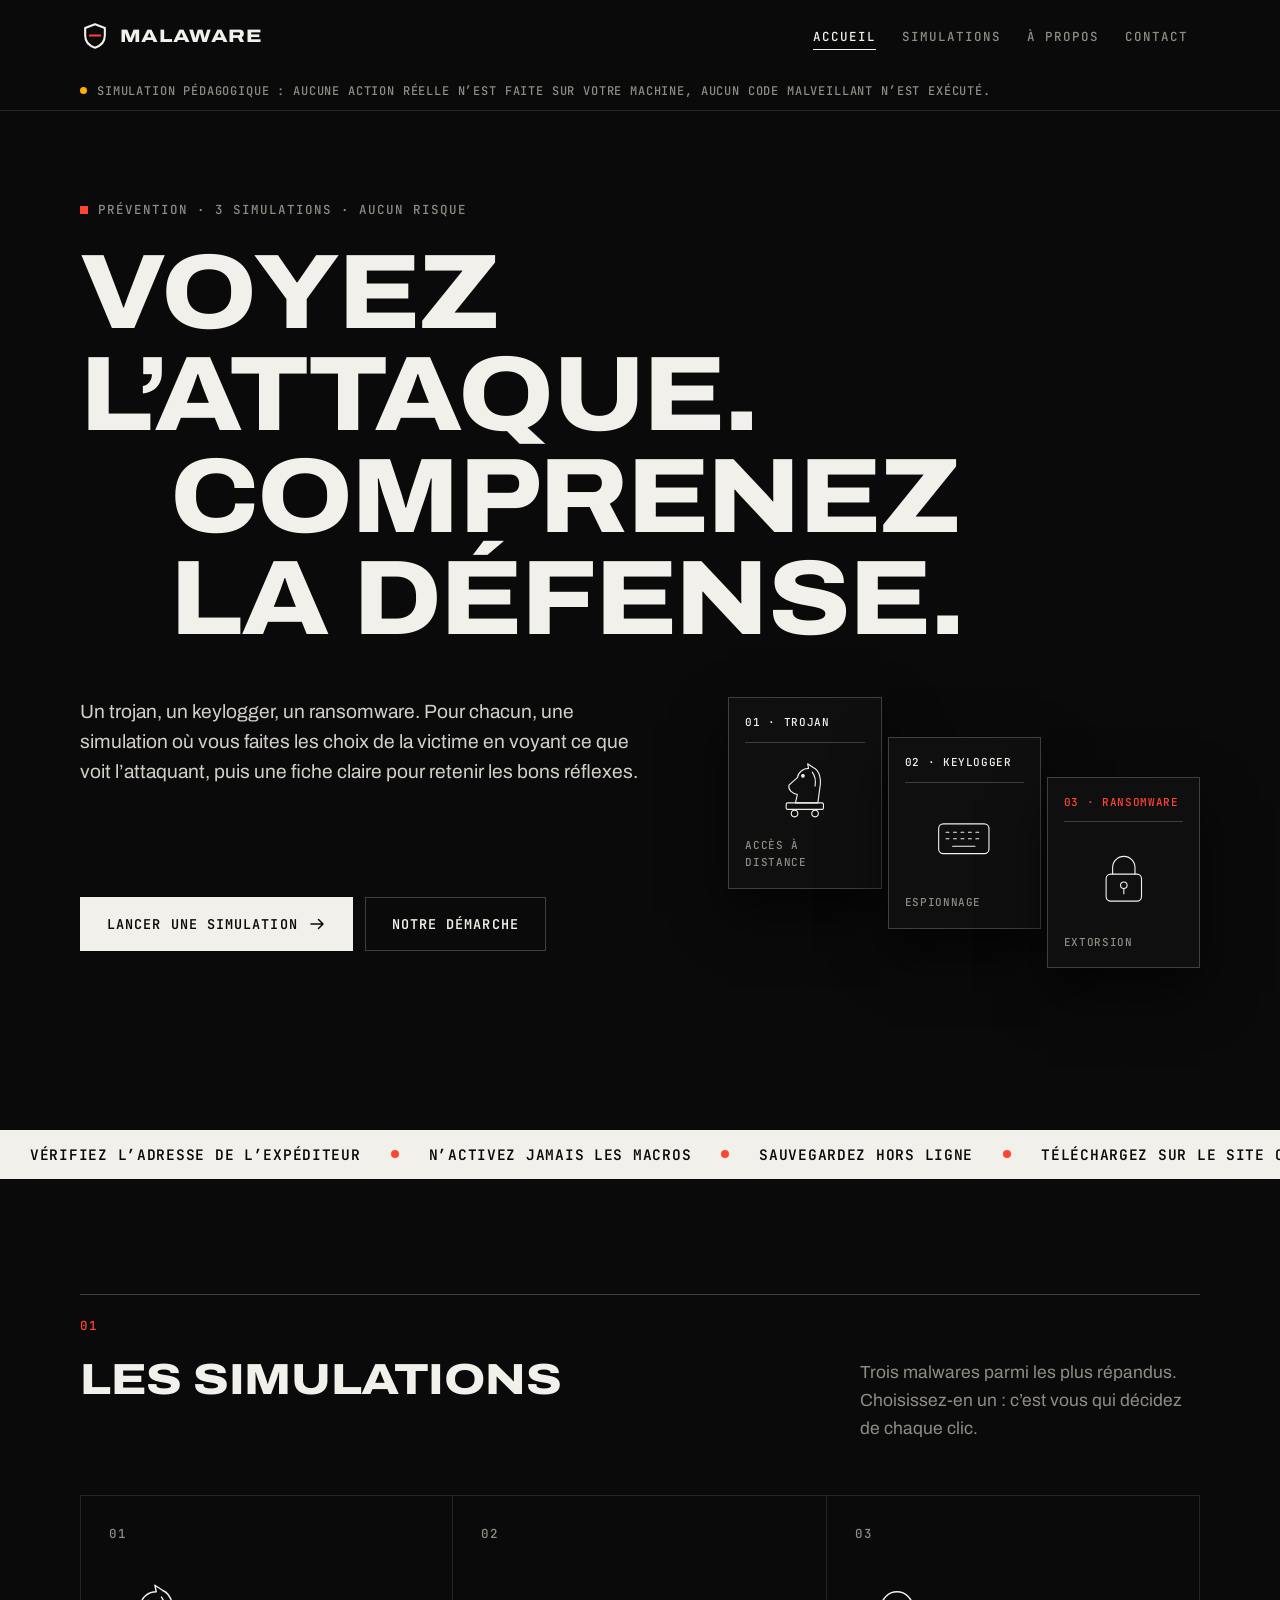
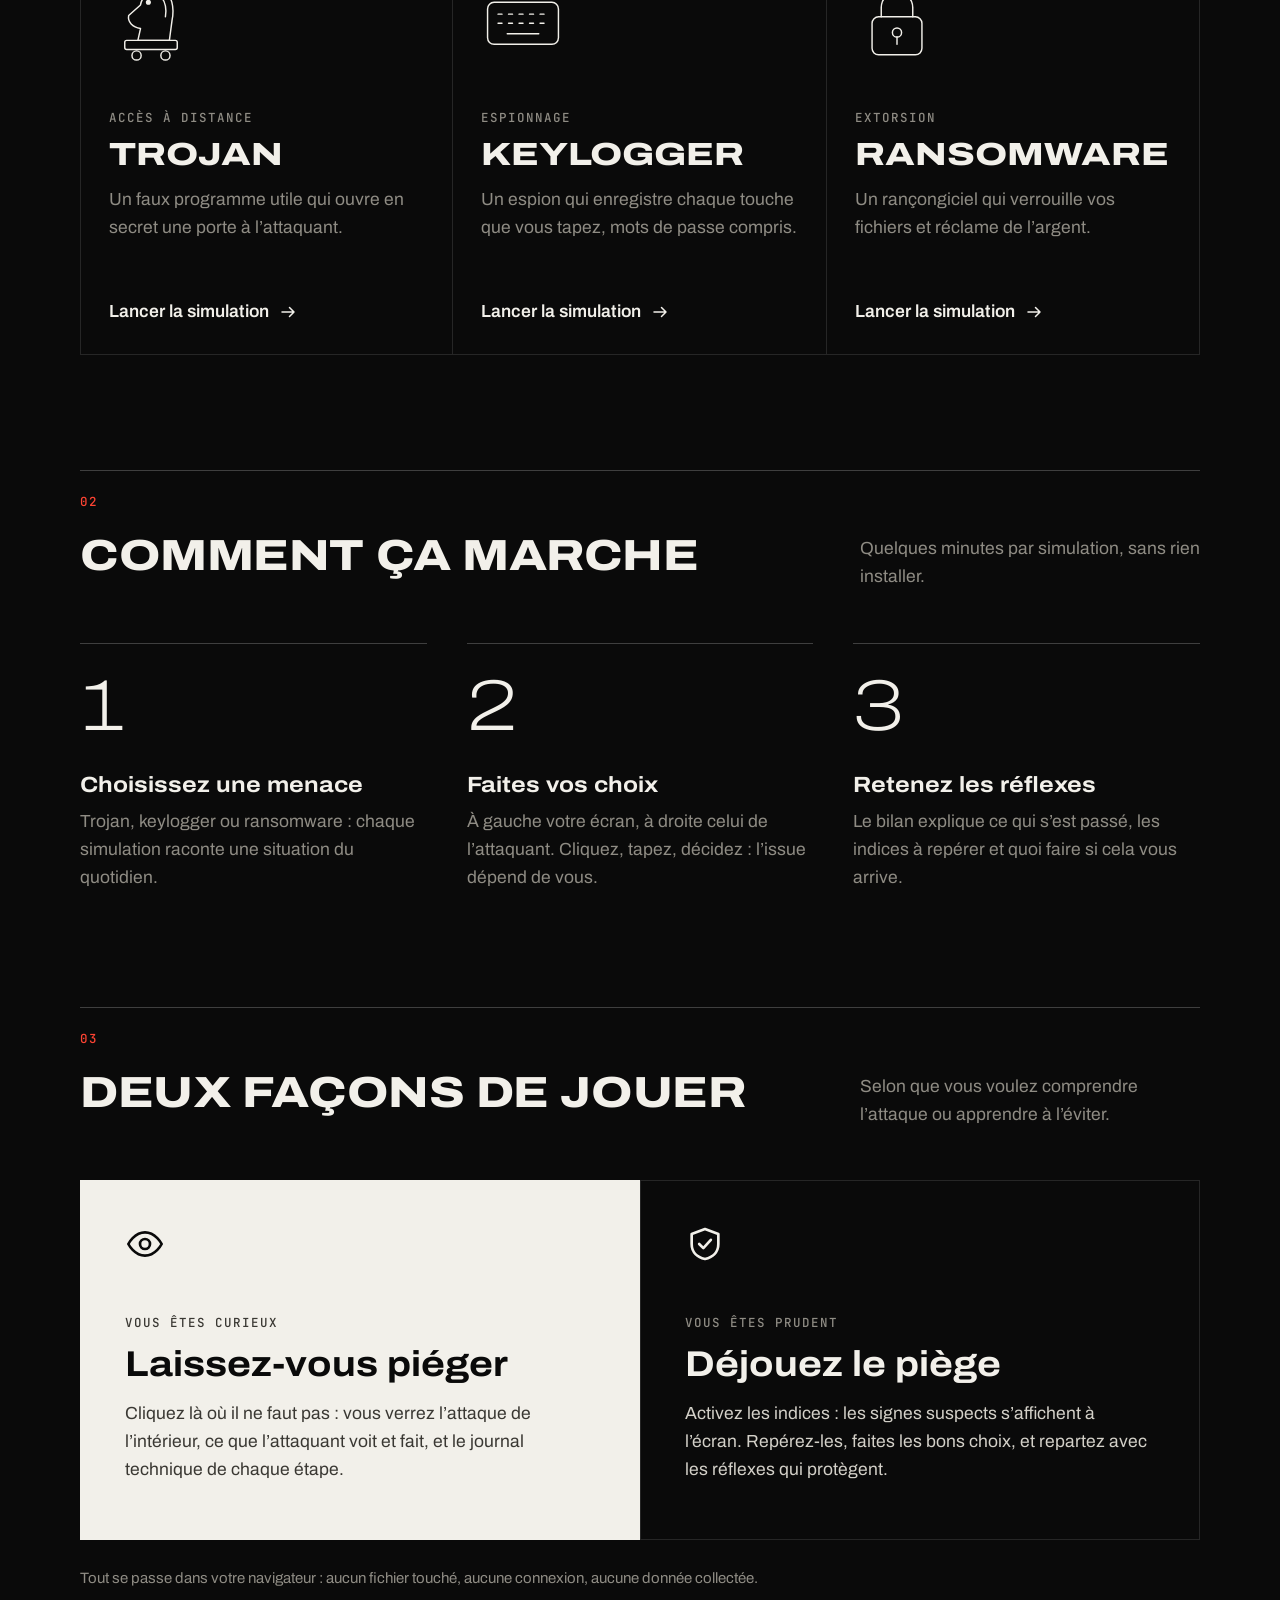
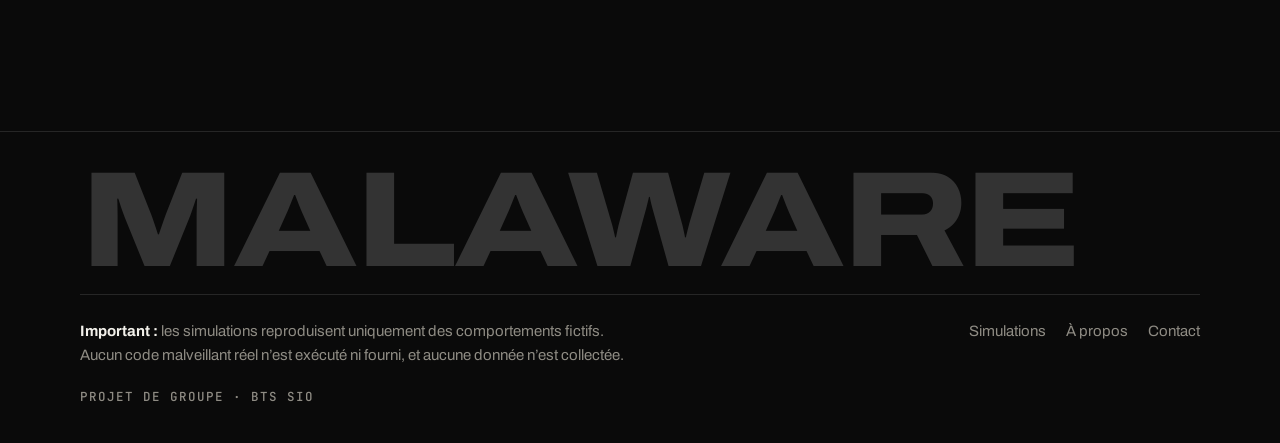
<file: index.html>
<!doctype html>
<html lang="fr">
<head>
  <meta charset="utf-8">
  <meta name="viewport" content="width=device-width, initial-scale=1">
  <title>MalAware · Voyez l’attaque, comprenez la défense</title>
  <meta name="description" content="Trois simulations interactives et sans risque pour comprendre comment un trojan, un keylogger et un ransomware piègent leurs victimes, et comment s’en protéger.">
  <link rel="stylesheet" href="style/main.css">
  <script>document.documentElement.classList.add("js")</script>
</head>
<body>
<svg class="sprite" aria-hidden="true">
  <symbol id="i-trojan" viewBox="0 0 64 64"><path d="M22 46l2-9c-6-1-10-5-9-10l9-8c1-6 6-10 12-10l-1-5 6 4c7 3 9 13 7 23l-2 15z"/><path d="M40 13c3 4 4 9 3 15"/><rect x="12" y="46" width="40" height="7" rx="1.5"/><circle cx="21" cy="57.5" r="3.5"/><circle cx="43" cy="57.5" r="3.5"/><circle cx="30" cy="17" r="1.4" fill="currentColor"/></symbol>
  <symbol id="i-keylogger" viewBox="0 0 64 64"><rect x="5" y="17" width="54" height="32" rx="5"/><path d="M13 26h3M21 26h3M29 26h3M37 26h3M45 26h3M13 33h3M21 33h3M29 33h3M37 33h3M45 33h3M20 41h24"/></symbol>
  <symbol id="i-ransomware" viewBox="0 0 64 64"><rect x="13" y="28" width="38" height="29" rx="5"/><path d="M20 28v-7a12 12 0 0124 0v7"/><circle cx="32" cy="40" r="3.5"/><path d="M32 43.5V49"/></symbol>
  <symbol id="i-oeil" viewBox="0 0 24 24"><path d="M2 12s3.6-7 10-7 10 7 10 7-3.6 7-10 7S2 12 2 12z"/><circle cx="12" cy="12" r="3"/></symbol>
  <symbol id="i-bouclier" viewBox="0 0 24 24"><path d="M12 3l8 3v6c0 5-3.5 8-8 9-4.5-1-8-4-8-9V6z"/><path d="M8.5 12l2.5 2.5 4.5-5"/></symbol>
  <symbol id="i-fleche" viewBox="0 0 24 24"><path d="M4 12h16M14 6l6 6-6 6"/></symbol>
</svg>
<a class="skip" href="#main">Aller au contenu</a>

<header class="site-h">
  <div class="w">
    <a class="logo" href="index.html"><svg viewBox="0 0 32 32" aria-hidden="true"><path d="M16 3.5l10.5 4v7.8c0 6.6-4.4 11.3-10.5 13.2C9.9 26.6 5.5 21.9 5.5 15.3V7.5z"/><path class="logo-s" d="M10.5 15.5h11"/></svg><span>MalAware</span></a>
    <nav aria-label="Navigation principale">
      <a href="index.html" aria-current="page">Accueil</a>
      <a href="index.html#catalogue">Simulations</a>
      <a href="apropos.html">À propos</a>
      <a href="contact.html">Contact</a>
    </nav>
  </div>
</header>
<p class="warn" role="note"><span class="w">Simulation pédagogique : aucune action réelle n’est faite sur votre machine, aucun code malveillant n’est exécuté.</span></p>

<main id="main">
  <!-- Accueil -->
  <section class="hero">
    <div class="w hero-in">
      <div class="hero-txt">
        <p class="kicker rv">Prévention · 3 simulations · Aucun risque</p>
        <h1 class="hero-t">
          <span class="l" style="--i:0"><span>Voyez</span></span>
          <span class="l" style="--i:1"><span>l’attaque.</span></span>
          <span class="l l-b" style="--i:2"><span>Comprenez</span></span>
          <span class="l l-b" style="--i:3"><span>la défense.</span></span>
        </h1>
        <p class="lead rv" style="--i:4">Un trojan, un keylogger, un ransomware. Pour chacun, une simulation où vous faites les choix de la victime en voyant ce que voit l’attaquant, puis une fiche claire pour retenir les bons réflexes.</p>
        <div class="cta rv" style="--i:5">
          <a class="btn" href="#catalogue">Lancer une simulation <svg class="ic"><use href="#i-fleche"/></svg></a>
          <a class="btn s" href="apropos.html">Notre démarche</a>
        </div>
      </div>
      <div class="hero-art" aria-hidden="true">
        <div class="plate" data-m="trojan" style="--i:0"><span class="plate-k">01 · Trojan</span><svg class="ic"><use href="#i-trojan"/></svg><span class="plate-f">Accès à distance</span></div>
        <div class="plate" data-m="keylogger" style="--i:1"><span class="plate-k">02 · Keylogger</span><svg class="ic"><use href="#i-keylogger"/></svg><span class="plate-f">Espionnage</span></div>
        <div class="plate" data-m="ransomware" style="--i:2"><span class="plate-k">03 · Ransomware</span><svg class="ic"><use href="#i-ransomware"/></svg><span class="plate-f">Extorsion</span></div>
      </div>
    </div>
  </section>

  <!-- Bandeau des bons réflexes -->
  <div class="ticker" aria-hidden="true">
    <div class="tk">
      <span>Vérifiez l’adresse de l’expéditeur</span>
      <span>N’activez jamais les macros</span>
      <span>Sauvegardez hors ligne</span>
      <span>Téléchargez sur le site officiel</span>
      <span>Activez la double authentification</span>
      <span>Ne payez pas la rançon</span>
      <span>Ne donnez jamais un code reçu par SMS</span>
    </div>
  </div>

  <!-- Catalogue -->
  <section class="sec w" id="catalogue">
    <header class="sec-h rv">
      <p class="sec-n">01</p>
      <h2>Les simulations</h2>
      <p class="sec-d">Trois malwares parmi les plus répandus. Choisissez-en un : c’est vous qui décidez de chaque clic.</p>
    </header>
    <div class="cards">
      <a class="mcard rv" data-m="trojan" style="--i:0" href="trojan.html#demo">
        <span class="mc-n">01</span>
        <svg class="ic mc-ico"><use href="#i-trojan"/></svg>
        <span class="mc-fam">Accès à distance</span>
        <h3>Trojan</h3>
        <p>Un faux programme utile qui ouvre en secret une porte à l’attaquant.</p>
        <span class="mc-go">Lancer la simulation <svg class="ic"><use href="#i-fleche"/></svg></span>
      </a>
      <a class="mcard rv" data-m="keylogger" style="--i:1" href="keylogger.html#demo">
        <span class="mc-n">02</span>
        <svg class="ic mc-ico"><use href="#i-keylogger"/></svg>
        <span class="mc-fam">Espionnage</span>
        <h3>Keylogger</h3>
        <p>Un espion qui enregistre chaque touche que vous tapez, mots de passe compris.</p>
        <span class="mc-go">Lancer la simulation <svg class="ic"><use href="#i-fleche"/></svg></span>
      </a>
      <a class="mcard rv" data-m="ransomware" style="--i:2" href="ransomware.html#demo">
        <span class="mc-n">03</span>
        <svg class="ic mc-ico"><use href="#i-ransomware"/></svg>
        <span class="mc-fam">Extorsion</span>
        <h3>Ransomware</h3>
        <p>Un rançongiciel qui verrouille vos fichiers et réclame de l’argent.</p>
        <span class="mc-go">Lancer la simulation <svg class="ic"><use href="#i-fleche"/></svg></span>
      </a>
    </div>
  </section>

  <!-- Fonctionnement -->
  <section class="sec w">
    <header class="sec-h rv">
      <p class="sec-n">02</p>
      <h2>Comment ça marche</h2>
      <p class="sec-d">Quelques minutes par simulation, sans rien installer.</p>
    </header>
    <ol class="how">
      <li class="rv" style="--i:0"><span class="how-n">1</span><h3>Choisissez une menace</h3><p>Trojan, keylogger ou ransomware : chaque simulation raconte une situation du quotidien.</p></li>
      <li class="rv" style="--i:1"><span class="how-n">2</span><h3>Faites vos choix</h3><p>À gauche votre écran, à droite celui de l’attaquant. Cliquez, tapez, décidez : l’issue dépend de vous.</p></li>
      <li class="rv" style="--i:2"><span class="how-n">3</span><h3>Retenez les réflexes</h3><p>Le bilan explique ce qui s’est passé, les indices à repérer et quoi faire si cela vous arrive.</p></li>
    </ol>
  </section>

  <!-- Deux publics -->
  <section class="sec w">
    <header class="sec-h rv">
      <p class="sec-n">03</p>
      <h2>Deux façons de jouer</h2>
      <p class="sec-d">Selon que vous voulez comprendre l’attaque ou apprendre à l’éviter.</p>
    </header>
    <div class="duo">
      <article class="duo-c curieux rv" style="--i:0">
        <svg class="ic duo-ico"><use href="#i-oeil"/></svg>
        <p class="duo-k">Vous êtes curieux</p>
        <h3>Laissez-vous piéger</h3>
        <p>Cliquez là où il ne faut pas : vous verrez l’attaque de l’intérieur, ce que l’attaquant voit et fait, et le journal technique de chaque étape.</p>
      </article>
      <article class="duo-c prudent rv" style="--i:1">
        <svg class="ic duo-ico"><use href="#i-bouclier"/></svg>
        <p class="duo-k">Vous êtes prudent</p>
        <h3>Déjouez le piège</h3>
        <p>Activez les indices : les signes suspects s’affichent à l’écran. Repérez-les, faites les bons choix, et repartez avec les réflexes qui protègent.</p>
      </article>
    </div>
    <p class="note rv">Tout se passe dans votre navigateur : aucun fichier touché, aucune connexion, aucune donnée collectée.</p>
  </section>
</main>

<footer class="site-f">
  <div class="w">
    <p class="f-giant" aria-hidden="true">MalAware</p>
    <div class="f-row">
      <p><b>Important :</b> les simulations reproduisent uniquement des comportements fictifs. Aucun code malveillant réel n’est exécuté ni fourni, et aucune donnée n’est collectée.</p>
      <nav aria-label="Pied de page"><a href="index.html#catalogue">Simulations</a><a href="apropos.html">À propos</a><a href="contact.html">Contact</a></nav>
    </div>
    <p class="f-small">Projet de groupe · BTS SIO</p>
  </div>
</footer>
<script src="js/main.js"></script>
</body>
</html>
</file>
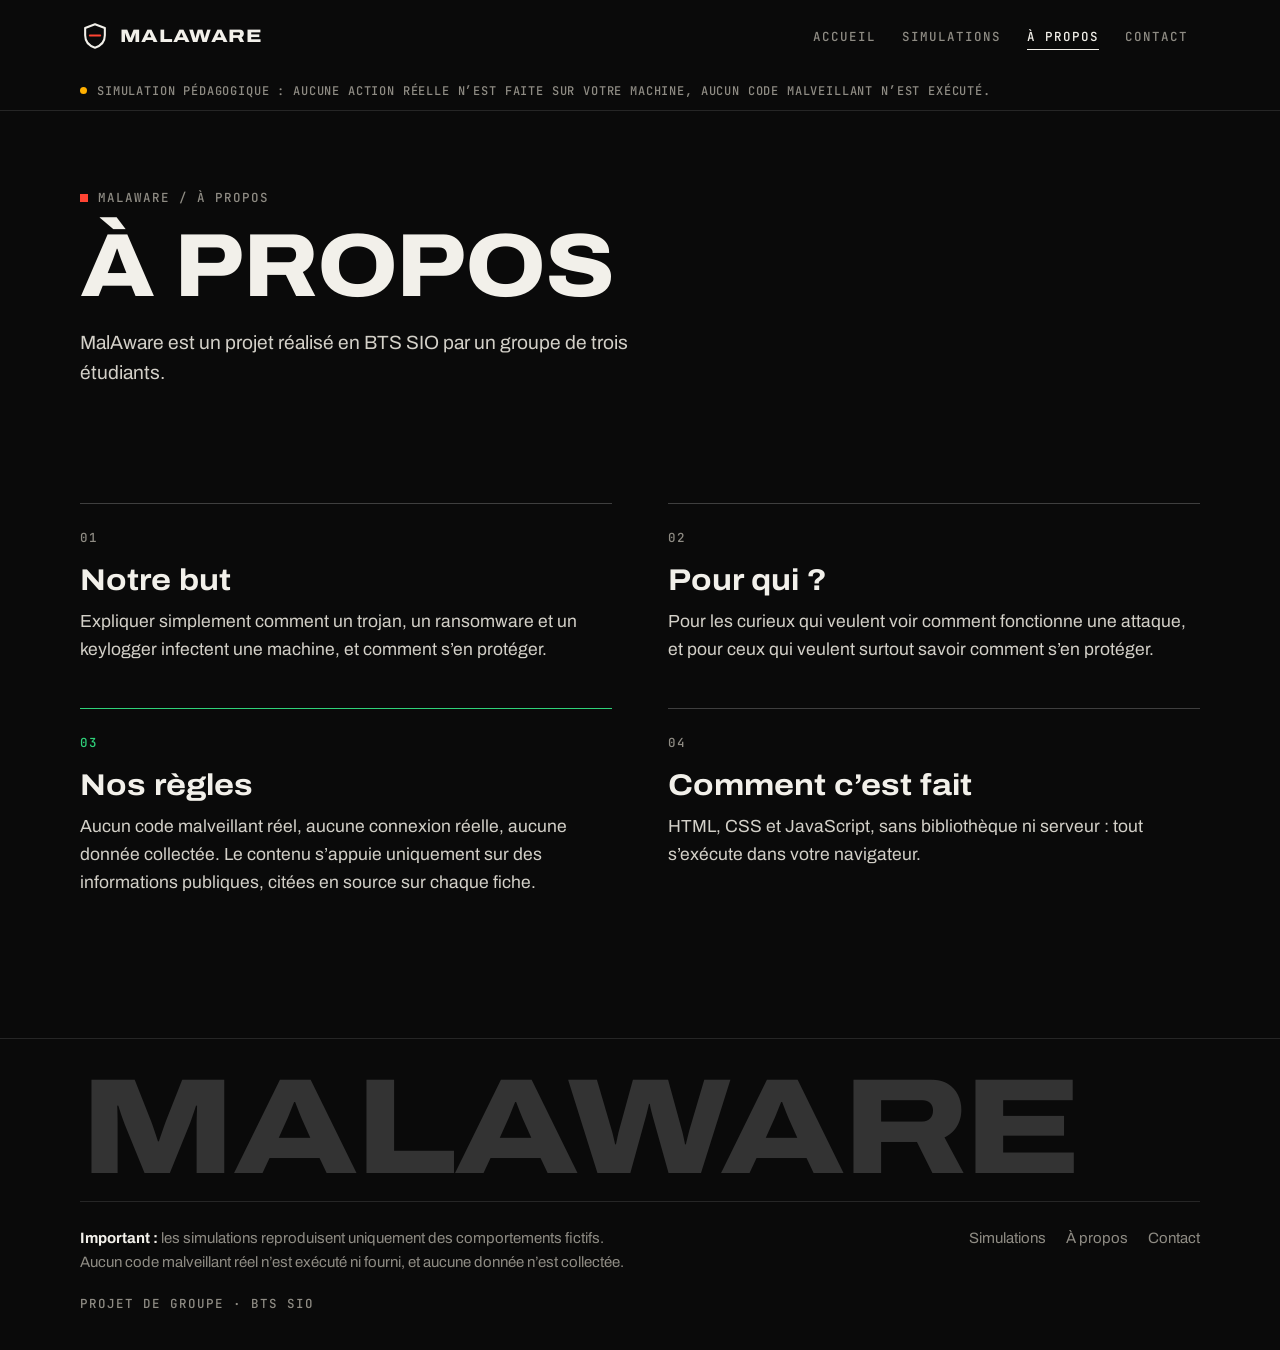
<file: apropos.html>
<!doctype html>
<html lang="fr">
<head>
  <meta charset="utf-8">
  <meta name="viewport" content="width=device-width, initial-scale=1">
  <title>À propos · MalAware</title>
  <link rel="stylesheet" href="style/main.css">
  <script>document.documentElement.classList.add("js")</script>
</head>
<body>
<a class="skip" href="#main">Aller au contenu</a>

<header class="site-h">
  <div class="w">
    <a class="logo" href="index.html"><svg viewBox="0 0 32 32" aria-hidden="true"><path d="M16 3.5l10.5 4v7.8c0 6.6-4.4 11.3-10.5 13.2C9.9 26.6 5.5 21.9 5.5 15.3V7.5z"/><path class="logo-s" d="M10.5 15.5h11"/></svg><span>MalAware</span></a>
    <nav aria-label="Navigation principale">
      <a href="index.html">Accueil</a>
      <a href="index.html#catalogue">Simulations</a>
      <a href="apropos.html" aria-current="page">À propos</a>
      <a href="contact.html">Contact</a>
    </nav>
  </div>
</header>
<p class="warn" role="note"><span class="w">Simulation pédagogique : aucune action réelle n’est faite sur votre machine, aucun code malveillant n’est exécuté.</span></p>

<main id="main">
  <section class="phead w">
    <p class="crumb rv">MalAware / À propos</p>
    <h1 class="phead-t"><span class="l"><span>À propos</span></span></h1>
    <p class="lead rv" style="--i:2">MalAware est un projet réalisé en BTS SIO par un groupe de trois étudiants.</p>
  </section>

  <section class="sec w">
    <div class="fiche">
      <article class="fi rv" style="--i:0"><p class="fi-k">01</p><h3>Notre but</h3><p>Expliquer simplement comment un trojan, un ransomware et un keylogger infectent une machine, et comment s’en protéger.</p></article>
      <article class="fi rv" style="--i:1"><p class="fi-k">02</p><h3>Pour qui ?</h3><p>Pour les curieux qui veulent voir comment fonctionne une attaque, et pour ceux qui veulent surtout savoir comment s’en protéger.</p></article>
      <article class="fi protection rv" style="--i:2"><p class="fi-k">03</p><h3>Nos règles</h3><p>Aucun code malveillant réel, aucune connexion réelle, aucune donnée collectée. Le contenu s’appuie uniquement sur des informations publiques, citées en source sur chaque fiche.</p></article>
      <article class="fi rv" style="--i:3"><p class="fi-k">04</p><h3>Comment c’est fait</h3><p>HTML, CSS et JavaScript, sans bibliothèque ni serveur : tout s’exécute dans votre navigateur.</p></article>
    </div>
  </section>
</main>

<footer class="site-f">
  <div class="w">
    <p class="f-giant" aria-hidden="true">MalAware</p>
    <div class="f-row">
      <p><b>Important :</b> les simulations reproduisent uniquement des comportements fictifs. Aucun code malveillant réel n’est exécuté ni fourni, et aucune donnée n’est collectée.</p>
      <nav aria-label="Pied de page"><a href="index.html#catalogue">Simulations</a><a href="apropos.html">À propos</a><a href="contact.html">Contact</a></nav>
    </div>
    <p class="f-small">Projet de groupe · BTS SIO</p>
  </div>
</footer>
<script src="js/main.js"></script>
</body>
</html>
</file>
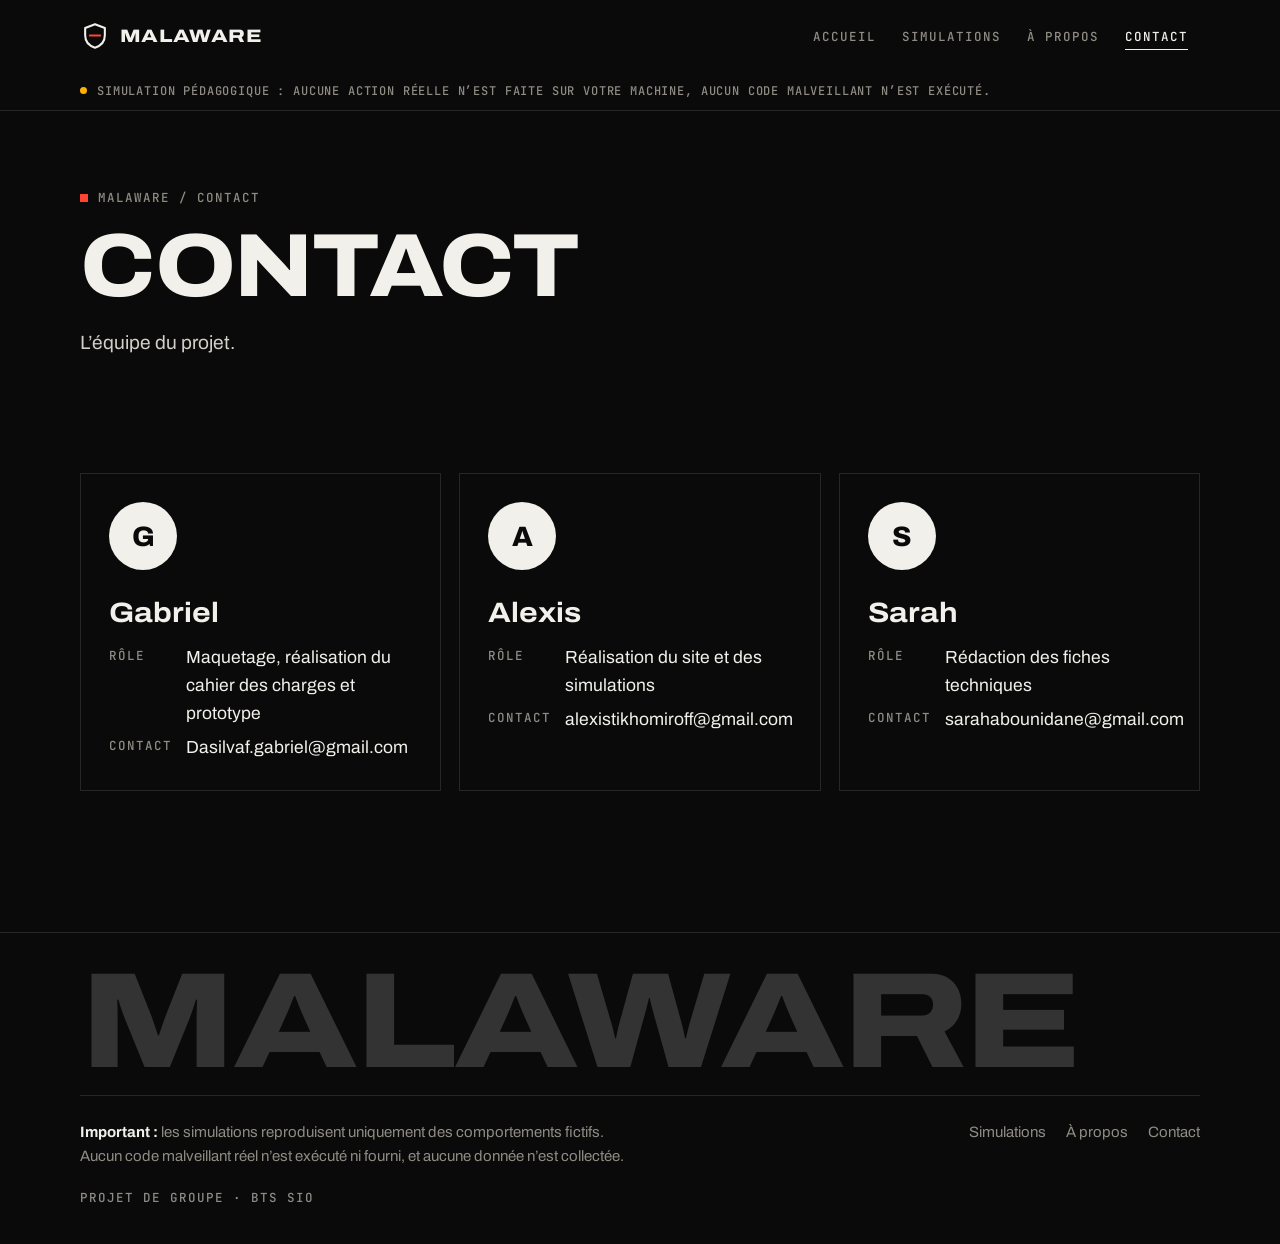
<file: contact.html>
<!doctype html>
<html lang="fr">
<head>
  <meta charset="utf-8">
  <meta name="viewport" content="width=device-width, initial-scale=1">
  <title>Contact · MalAware</title>
  <link rel="stylesheet" href="style/main.css">
  <script>document.documentElement.classList.add("js")</script>
</head>
<body>
<a class="skip" href="#main">Aller au contenu</a>

<header class="site-h">
  <div class="w">
    <a class="logo" href="index.html"><svg viewBox="0 0 32 32" aria-hidden="true"><path d="M16 3.5l10.5 4v7.8c0 6.6-4.4 11.3-10.5 13.2C9.9 26.6 5.5 21.9 5.5 15.3V7.5z"/><path class="logo-s" d="M10.5 15.5h11"/></svg><span>MalAware</span></a>
    <nav aria-label="Navigation principale">
      <a href="index.html">Accueil</a>
      <a href="index.html#catalogue">Simulations</a>
      <a href="apropos.html">À propos</a>
      <a href="contact.html" aria-current="page">Contact</a>
    </nav>
  </div>
</header>
<p class="warn" role="note"><span class="w">Simulation pédagogique : aucune action réelle n’est faite sur votre machine, aucun code malveillant n’est exécuté.</span></p>

<main id="main">
  <section class="phead w">
    <p class="crumb rv">MalAware / Contact</p>
    <h1 class="phead-t"><span class="l"><span>Contact</span></span></h1>
    <p class="lead rv" style="--i:2">L’équipe du projet.</p>
  </section>

  <section class="sec w">
    <div class="team">
      <article class="member rv" data-m="trojan" style="--i:0"><span class="av" aria-hidden="true">G</span><h3>Gabriel</h3><dl><dt>Rôle</dt><dd>Maquetage, réalisation du cahier des charges et prototype</dd><dt>Contact</dt><dd>Dasilvaf.gabriel@gmail.com</dd></dl></article>
      <article class="member rv" data-m="keylogger" style="--i:1"><span class="av" aria-hidden="true">A</span><h3>Alexis</h3><dl><dt>Rôle</dt><dd>Réalisation du site et  des simulations</dd><dt>Contact</dt><dd>alexistikhomiroff@gmail.com</dd></dl></article>
      <article class="member rv" data-m="ransomware" style="--i:2"><span class="av" aria-hidden="true">S</span><h3>Sarah</h3><dl><dt>Rôle</dt><dd>Rédaction des fiches techniques</dd><dt>Contact</dt><dd>sarahabounidane@gmail.com</dd></dl></article>
    </div>
  </section>
</main>

<footer class="site-f">
  <div class="w">
    <p class="f-giant" aria-hidden="true">MalAware</p>
    <div class="f-row">
      <p><b>Important :</b> les simulations reproduisent uniquement des comportements fictifs. Aucun code malveillant réel n’est exécuté ni fourni, et aucune donnée n’est collectée.</p>
      <nav aria-label="Pied de page"><a href="index.html#catalogue">Simulations</a><a href="apropos.html">À propos</a><a href="contact.html">Contact</a></nav>
    </div>
    <p class="f-small">Projet de groupe · BTS SIO</p>
  </div>
</footer>
<script src="js/main.js"></script>
</body>
</html>
</file>
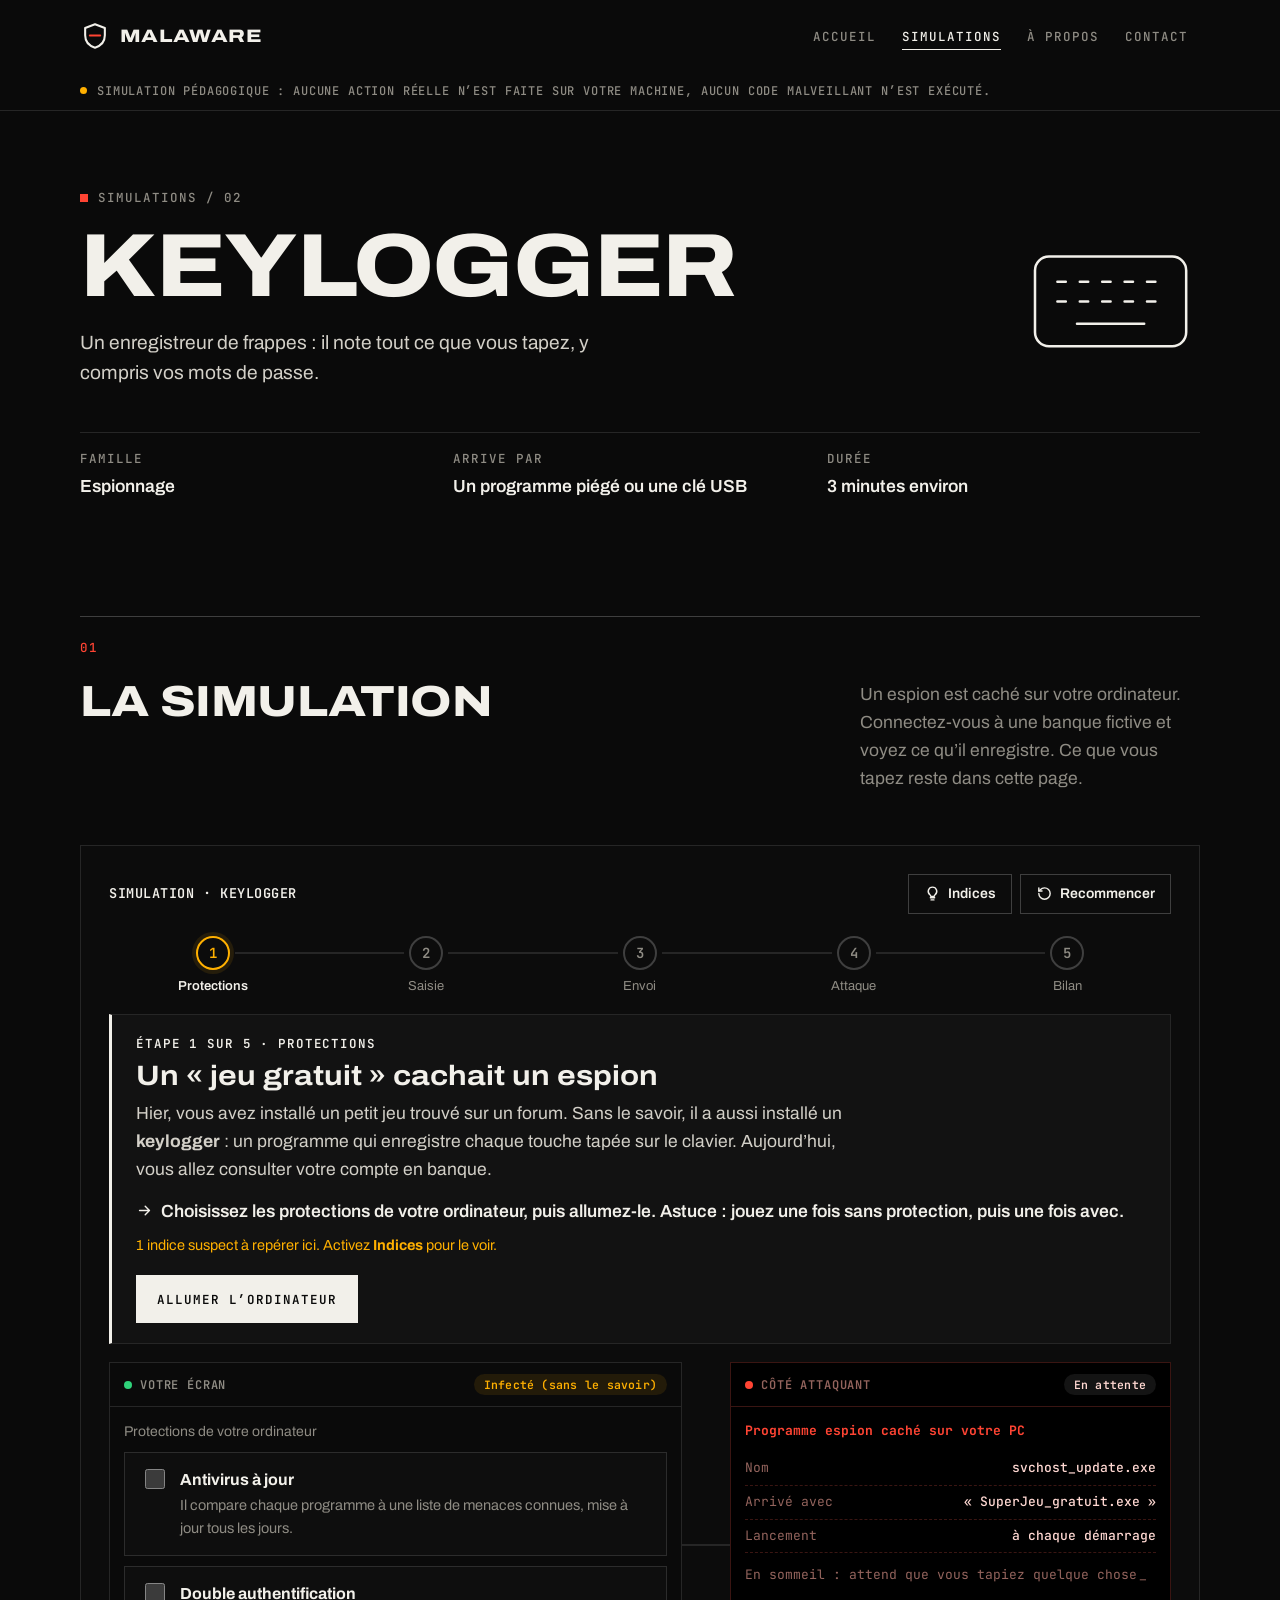
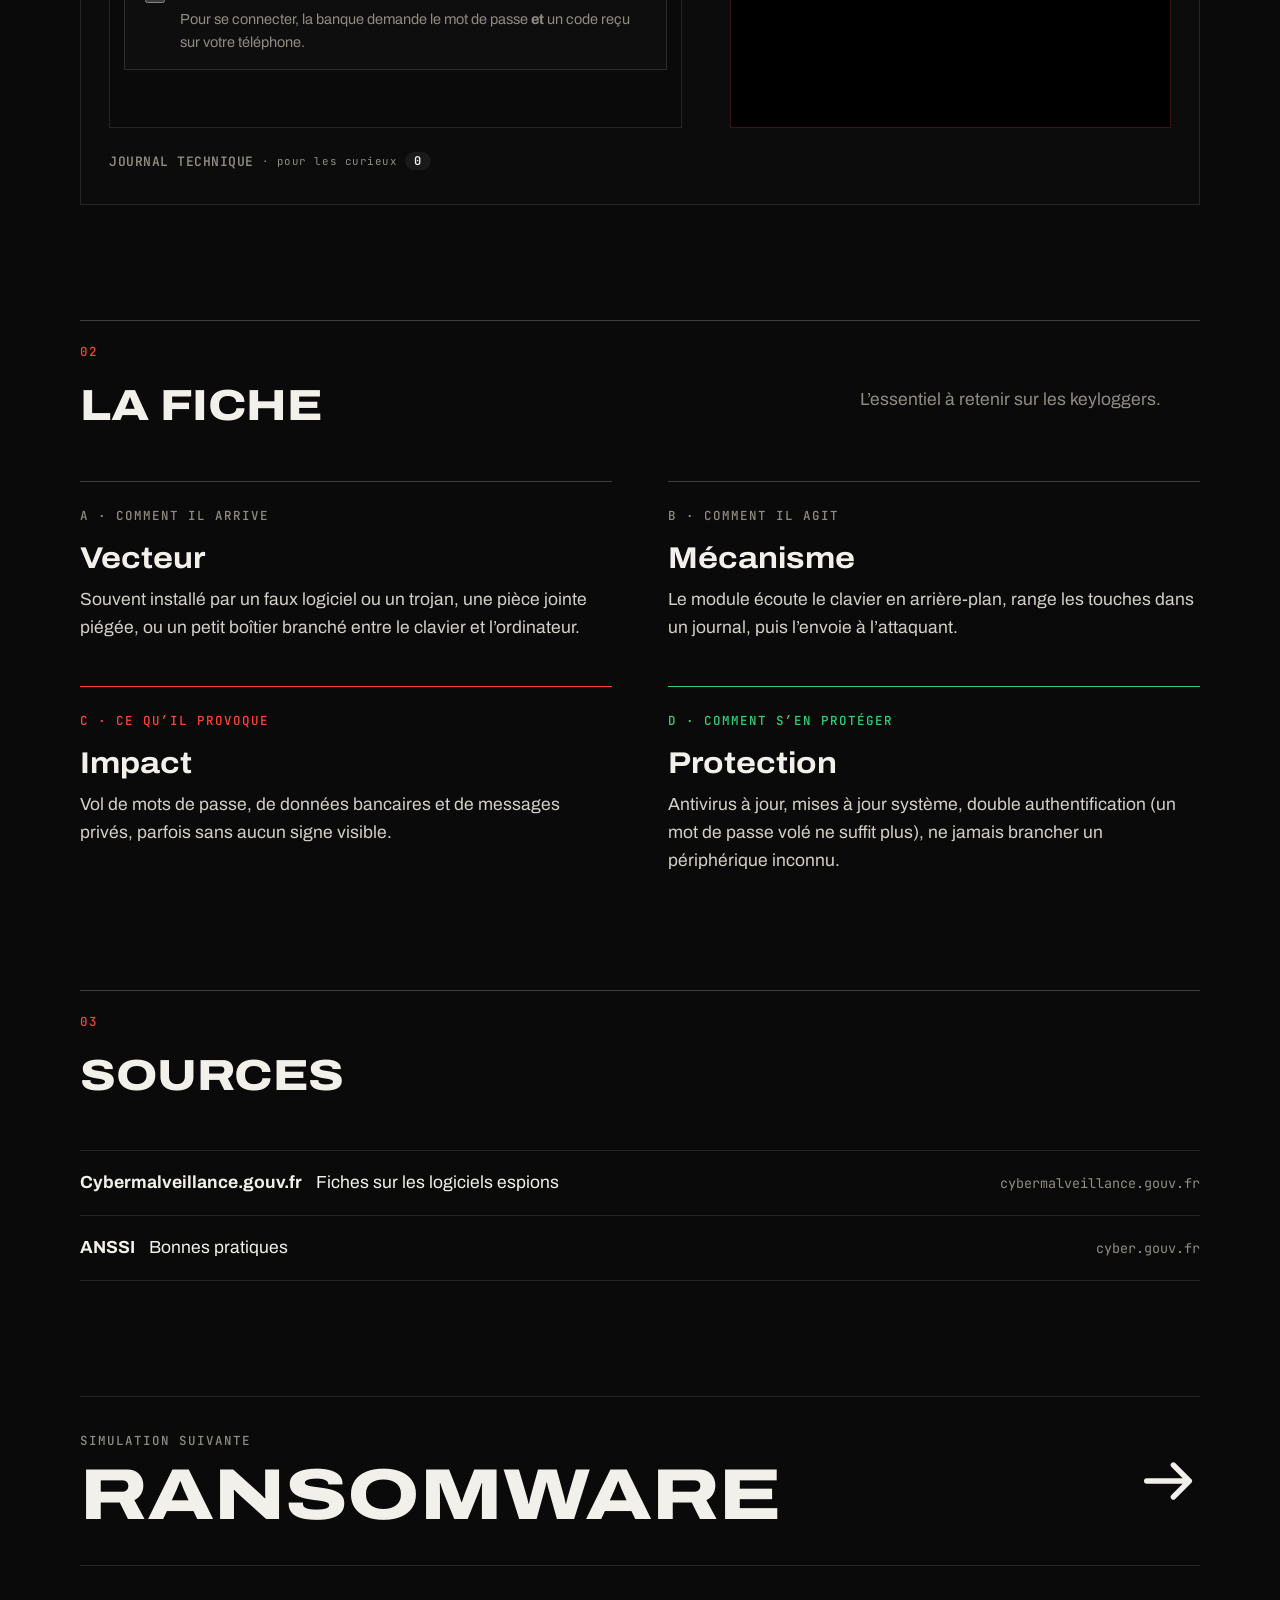
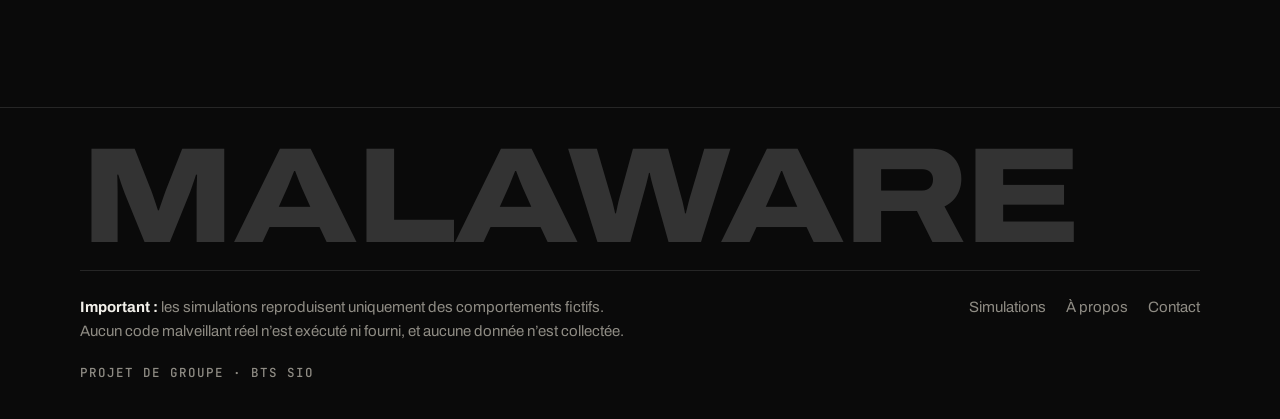
<file: keylogger.html>
<!doctype html>
<html lang="fr">
<head>
  <meta charset="utf-8">
  <meta name="viewport" content="width=device-width, initial-scale=1">
  <title>Keylogger · MalAware</title>
  <meta name="description" content="Simulation interactive d’un keylogger : voyez, touche par touche, ce qu’un espion enregistre quand vous tapez un mot de passe.">
  <link rel="stylesheet" href="style/main.css">
  <script>document.documentElement.classList.add("js")</script>
</head>
<body>
<svg class="sprite" aria-hidden="true">
  <symbol id="i-keylogger" viewBox="0 0 64 64"><rect x="5" y="17" width="54" height="32" rx="5"/><path d="M13 26h3M21 26h3M29 26h3M37 26h3M45 26h3M13 33h3M21 33h3M29 33h3M37 33h3M45 33h3M20 41h24"/></symbol>
  <symbol id="i-fleche" viewBox="0 0 24 24"><path d="M4 12h16M14 6l6 6-6 6"/></symbol>
</svg>
<a class="skip" href="#main">Aller au contenu</a>

<header class="site-h">
  <div class="w">
    <a class="logo" href="index.html"><svg viewBox="0 0 32 32" aria-hidden="true"><path d="M16 3.5l10.5 4v7.8c0 6.6-4.4 11.3-10.5 13.2C9.9 26.6 5.5 21.9 5.5 15.3V7.5z"/><path class="logo-s" d="M10.5 15.5h11"/></svg><span>MalAware</span></a>
    <nav aria-label="Navigation principale">
      <a href="index.html">Accueil</a>
      <a href="index.html#catalogue" aria-current="page">Simulations</a>
      <a href="apropos.html">À propos</a>
      <a href="contact.html">Contact</a>
    </nav>
  </div>
</header>
<p class="warn" role="note"><span class="w">Simulation pédagogique : aucune action réelle n’est faite sur votre machine, aucun code malveillant n’est exécuté.</span></p>

<main id="main" data-m="keylogger">
  <section class="phead w">
    <div class="phead-in">
      <div>
        <p class="crumb rv"><a href="index.html#catalogue">Simulations</a> / 02</p>
        <h1 class="phead-t"><span class="l"><span>Keylogger</span></span></h1>
        <p class="lead rv" style="--i:2">Un enregistreur de frappes : il note tout ce que vous tapez, y compris vos mots de passe.</p>
      </div>
      <svg class="ic phead-ico rv" style="--i:1" aria-hidden="true"><use href="#i-keylogger"/></svg>
    </div>
    <dl class="meta rv" style="--i:3">
      <div><dt>Famille</dt><dd>Espionnage</dd></div>
      <div><dt>Arrive par</dt><dd>Un programme piégé ou une clé USB</dd></div>
      <div><dt>Durée</dt><dd>3 minutes environ</dd></div>
    </dl>
  </section>

  <section class="sec w" id="demo">
    <header class="sec-h rv">
      <p class="sec-n">01</p>
      <h2>La simulation</h2>
      <p class="sec-d">Un espion est caché sur votre ordinateur. Connectez-vous à une banque fictive et voyez ce qu’il enregistre. Ce que vous tapez reste dans cette page.</p>
    </header>
    <div class="sim rv" data-sim="keylogger"><noscript><p>Activez JavaScript pour lancer la simulation.</p></noscript></div>
  </section>

  <section class="sec w" id="info">
    <header class="sec-h rv">
      <p class="sec-n">02</p>
      <h2>La fiche</h2>
      <p class="sec-d">L’essentiel à retenir sur les keyloggers.</p>
    </header>
    <div class="fiche">
      <article class="fi rv" style="--i:0"><p class="fi-k">A · Comment il arrive</p><h3>Vecteur</h3><p>Souvent installé par un faux logiciel ou un trojan, une pièce jointe piégée, ou un petit boîtier branché entre le clavier et l’ordinateur.</p></article>
      <article class="fi rv" style="--i:1"><p class="fi-k">B · Comment il agit</p><h3>Mécanisme</h3><p>Le module écoute le clavier en arrière-plan, range les touches dans un journal, puis l’envoie à l’attaquant.</p></article>
      <article class="fi impact rv" style="--i:2"><p class="fi-k">C · Ce qu’il provoque</p><h3>Impact</h3><p>Vol de mots de passe, de données bancaires et de messages privés, parfois sans aucun signe visible.</p></article>
      <article class="fi protection rv" style="--i:3"><p class="fi-k">D · Comment s’en protéger</p><h3>Protection</h3><p>Antivirus à jour, mises à jour système, double authentification (un mot de passe volé ne suffit plus), ne jamais brancher un périphérique inconnu.</p></article>
    </div>
  </section>

  <section class="sec w">
    <header class="sec-h rv">
      <p class="sec-n">03</p>
      <h2>Sources</h2>
    </header>
    <ul class="sources rv">
      <li><b>Cybermalveillance.gouv.fr</b> Fiches sur les logiciels espions <span>cybermalveillance.gouv.fr</span></li>
      <li><b>ANSSI</b> Bonnes pratiques <span>cyber.gouv.fr</span></li>
    </ul>
  </section>

  <nav class="suite w rv" aria-label="Simulation suivante">
    <a href="ransomware.html#demo"><span><small>Simulation suivante</small><b>Ransomware</b></span><svg class="ic" aria-hidden="true"><use href="#i-fleche"/></svg></a>
  </nav>
</main>

<footer class="site-f">
  <div class="w">
    <p class="f-giant" aria-hidden="true">MalAware</p>
    <div class="f-row">
      <p><b>Important :</b> les simulations reproduisent uniquement des comportements fictifs. Aucun code malveillant réel n’est exécuté ni fourni, et aucune donnée n’est collectée.</p>
      <nav aria-label="Pied de page"><a href="index.html#catalogue">Simulations</a><a href="apropos.html">À propos</a><a href="contact.html">Contact</a></nav>
    </div>
    <p class="f-small">Projet de groupe · BTS SIO</p>
  </div>
</footer>
<script src="js/main.js"></script>
<script src="js/sim-keylogger.js"></script>
</body>
</html>
</file>
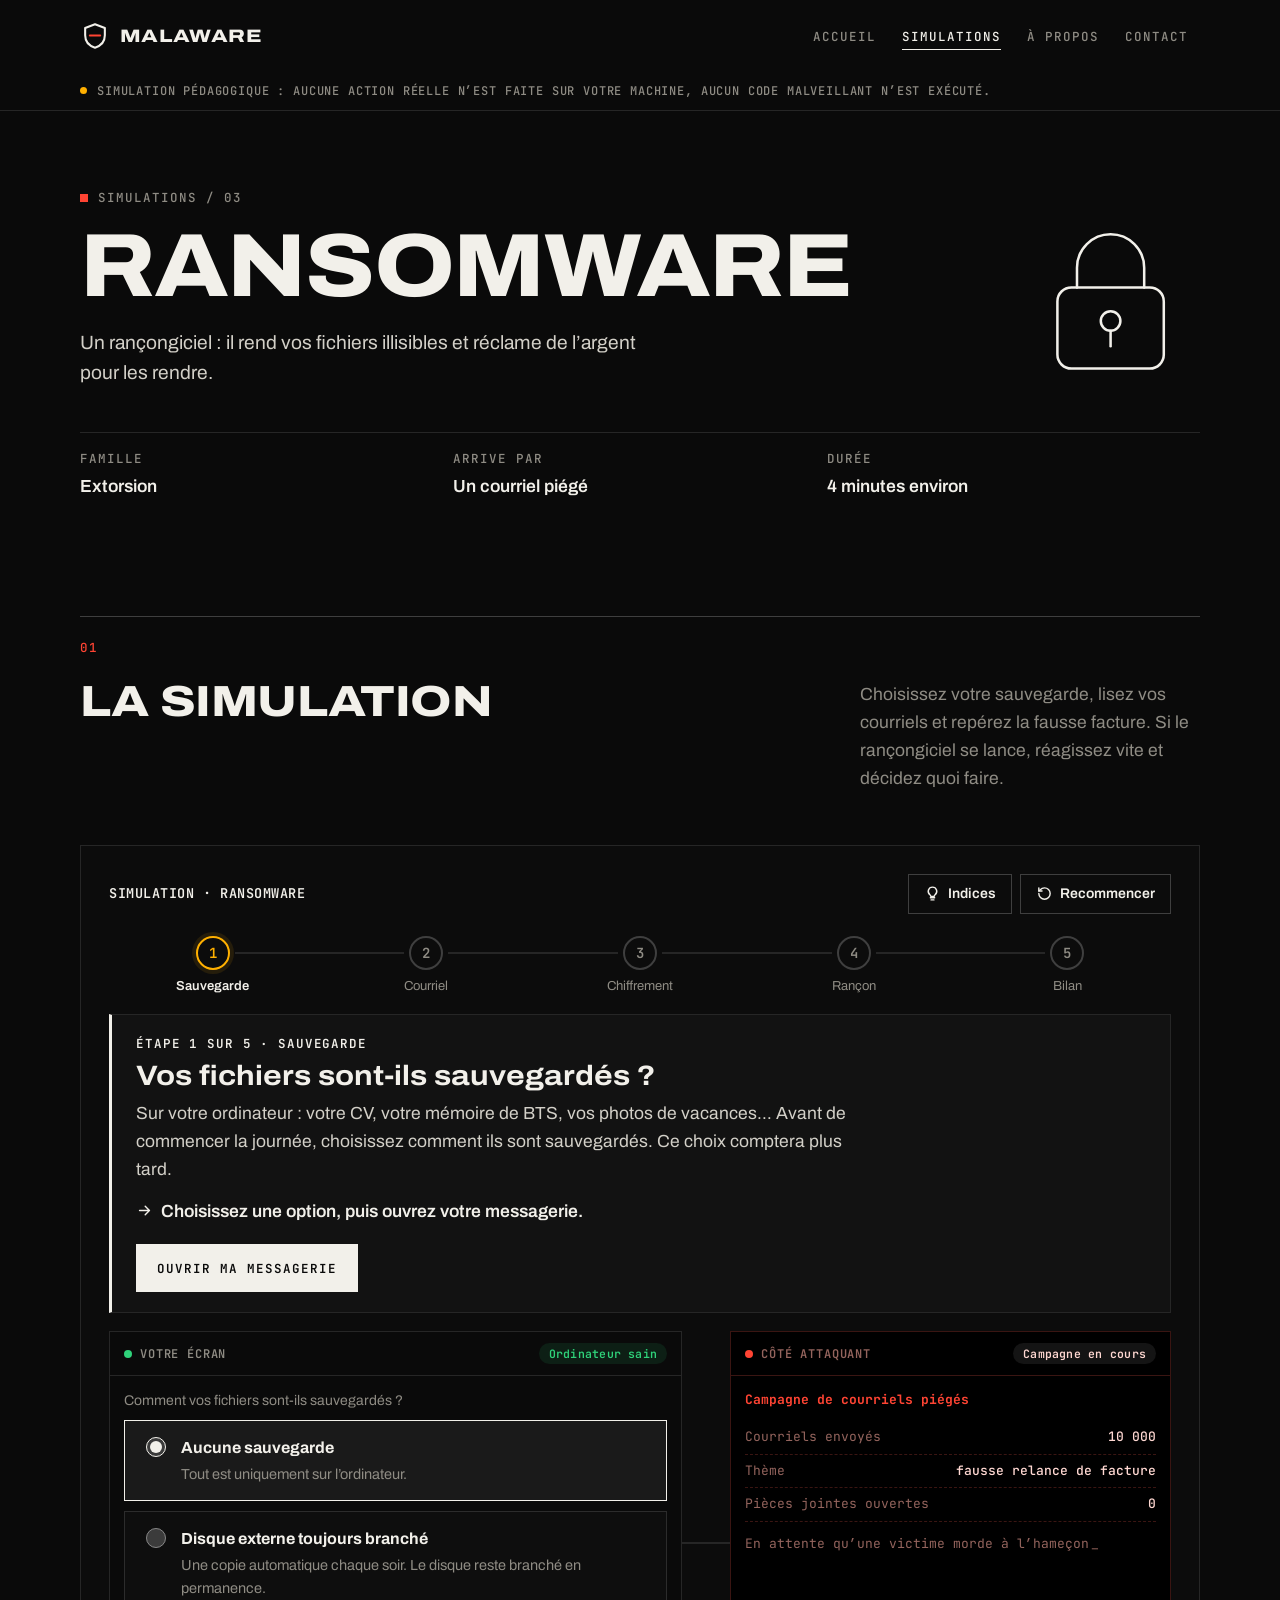
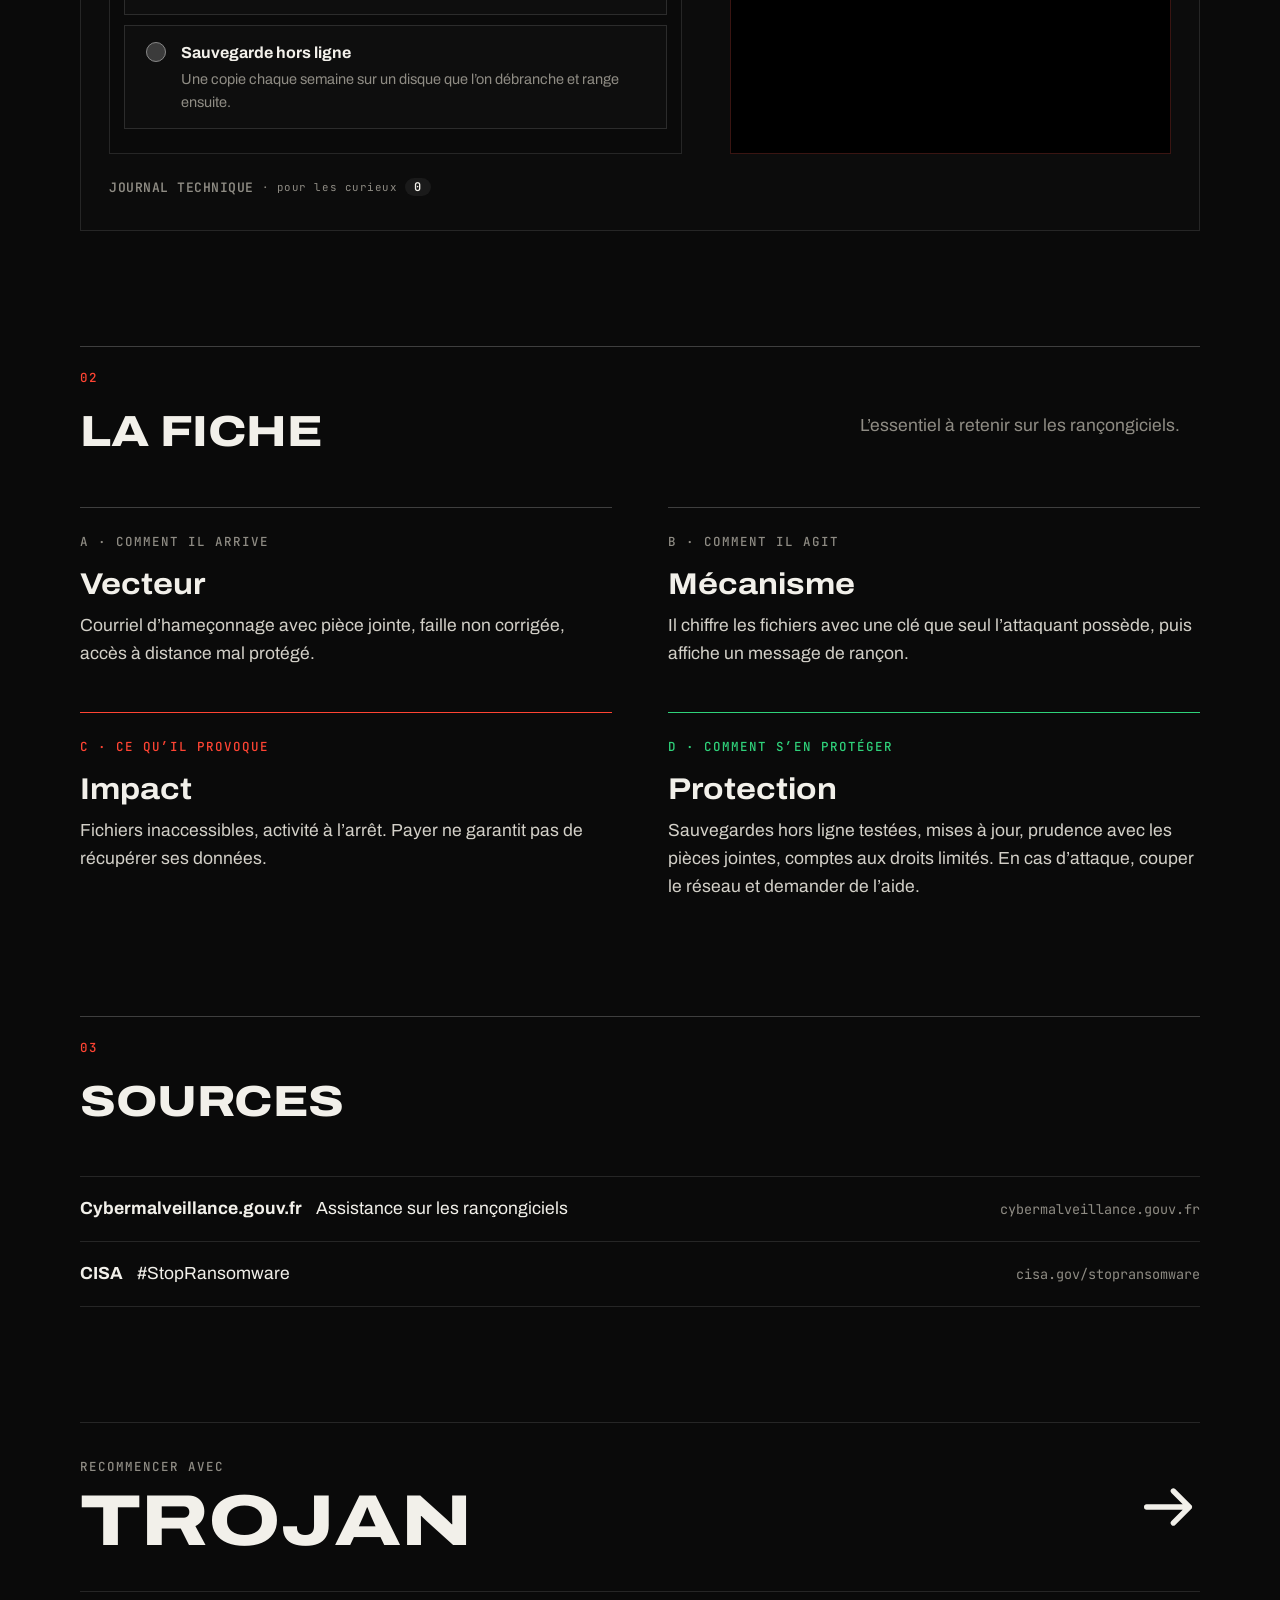
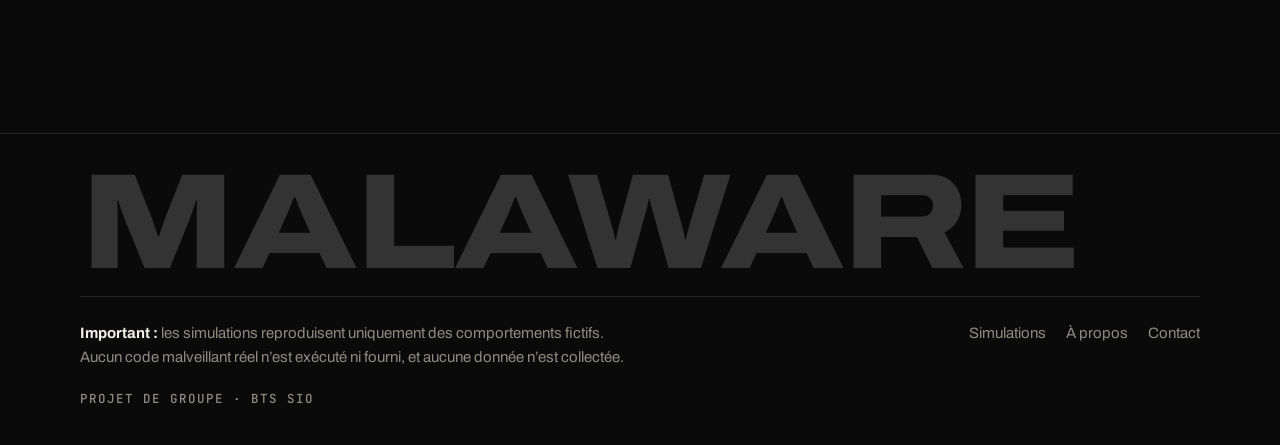
<file: ransomware.html>
<!doctype html>
<html lang="fr">
<head>
  <meta charset="utf-8">
  <meta name="viewport" content="width=device-width, initial-scale=1">
  <title>Ransomware · MalAware</title>
  <meta name="description" content="Simulation interactive d’un rançongiciel : une fausse facture, des fichiers chiffrés un par un, et vos choix face à la rançon.">
  <link rel="stylesheet" href="style/main.css">
  <script>document.documentElement.classList.add("js")</script>
</head>
<body>
<svg class="sprite" aria-hidden="true">
  <symbol id="i-ransomware" viewBox="0 0 64 64"><rect x="13" y="28" width="38" height="29" rx="5"/><path d="M20 28v-7a12 12 0 0124 0v7"/><circle cx="32" cy="40" r="3.5"/><path d="M32 43.5V49"/></symbol>
  <symbol id="i-fleche" viewBox="0 0 24 24"><path d="M4 12h16M14 6l6 6-6 6"/></symbol>
</svg>
<a class="skip" href="#main">Aller au contenu</a>

<header class="site-h">
  <div class="w">
    <a class="logo" href="index.html"><svg viewBox="0 0 32 32" aria-hidden="true"><path d="M16 3.5l10.5 4v7.8c0 6.6-4.4 11.3-10.5 13.2C9.9 26.6 5.5 21.9 5.5 15.3V7.5z"/><path class="logo-s" d="M10.5 15.5h11"/></svg><span>MalAware</span></a>
    <nav aria-label="Navigation principale">
      <a href="index.html">Accueil</a>
      <a href="index.html#catalogue" aria-current="page">Simulations</a>
      <a href="apropos.html">À propos</a>
      <a href="contact.html">Contact</a>
    </nav>
  </div>
</header>
<p class="warn" role="note"><span class="w">Simulation pédagogique : aucune action réelle n’est faite sur votre machine, aucun code malveillant n’est exécuté.</span></p>

<main id="main" data-m="ransomware">
  <section class="phead w">
    <div class="phead-in">
      <div>
        <p class="crumb rv"><a href="index.html#catalogue">Simulations</a> / 03</p>
        <h1 class="phead-t"><span class="l"><span>Ransomware</span></span></h1>
        <p class="lead rv" style="--i:2">Un rançongiciel : il rend vos fichiers illisibles et réclame de l’argent pour les rendre.</p>
      </div>
      <svg class="ic phead-ico rv" style="--i:1" aria-hidden="true"><use href="#i-ransomware"/></svg>
    </div>
    <dl class="meta rv" style="--i:3">
      <div><dt>Famille</dt><dd>Extorsion</dd></div>
      <div><dt>Arrive par</dt><dd>Un courriel piégé</dd></div>
      <div><dt>Durée</dt><dd>4 minutes environ</dd></div>
    </dl>
  </section>

  <section class="sec w" id="demo">
    <header class="sec-h rv">
      <p class="sec-n">01</p>
      <h2>La simulation</h2>
      <p class="sec-d">Choisissez votre sauvegarde, lisez vos courriels et repérez la fausse facture. Si le rançongiciel se lance, réagissez vite et décidez quoi faire.</p>
    </header>
    <div class="sim rv" data-sim="ransomware"><noscript><p>Activez JavaScript pour lancer la simulation.</p></noscript></div>
  </section>

  <section class="sec w" id="info">
    <header class="sec-h rv">
      <p class="sec-n">02</p>
      <h2>La fiche</h2>
      <p class="sec-d">L’essentiel à retenir sur les rançongiciels.</p>
    </header>
    <div class="fiche">
      <article class="fi rv" style="--i:0"><p class="fi-k">A · Comment il arrive</p><h3>Vecteur</h3><p>Courriel d’hameçonnage avec pièce jointe, faille non corrigée, accès à distance mal protégé.</p></article>
      <article class="fi rv" style="--i:1"><p class="fi-k">B · Comment il agit</p><h3>Mécanisme</h3><p>Il chiffre les fichiers avec une clé que seul l’attaquant possède, puis affiche un message de rançon.</p></article>
      <article class="fi impact rv" style="--i:2"><p class="fi-k">C · Ce qu’il provoque</p><h3>Impact</h3><p>Fichiers inaccessibles, activité à l’arrêt. Payer ne garantit pas de récupérer ses données.</p></article>
      <article class="fi protection rv" style="--i:3"><p class="fi-k">D · Comment s’en protéger</p><h3>Protection</h3><p>Sauvegardes hors ligne testées, mises à jour, prudence avec les pièces jointes, comptes aux droits limités. En cas d’attaque, couper le réseau et demander de l’aide.</p></article>
    </div>
  </section>

  <section class="sec w">
    <header class="sec-h rv">
      <p class="sec-n">03</p>
      <h2>Sources</h2>
    </header>
    <ul class="sources rv">
      <li><b>Cybermalveillance.gouv.fr</b> Assistance sur les rançongiciels <span>cybermalveillance.gouv.fr</span></li>
      <li><b>CISA</b> #StopRansomware <span>cisa.gov/stopransomware</span></li>
    </ul>
  </section>

  <nav class="suite w rv" aria-label="Simulation suivante">
    <a href="trojan.html#demo"><span><small>Recommencer avec</small><b>Trojan</b></span><svg class="ic" aria-hidden="true"><use href="#i-fleche"/></svg></a>
  </nav>
</main>

<footer class="site-f">
  <div class="w">
    <p class="f-giant" aria-hidden="true">MalAware</p>
    <div class="f-row">
      <p><b>Important :</b> les simulations reproduisent uniquement des comportements fictifs. Aucun code malveillant réel n’est exécuté ni fourni, et aucune donnée n’est collectée.</p>
      <nav aria-label="Pied de page"><a href="index.html#catalogue">Simulations</a><a href="apropos.html">À propos</a><a href="contact.html">Contact</a></nav>
    </div>
    <p class="f-small">Projet de groupe · BTS SIO</p>
  </div>
</footer>
<script src="js/main.js"></script>
<script src="js/sim-ransomware.js"></script>
</body>
</html>
</file>
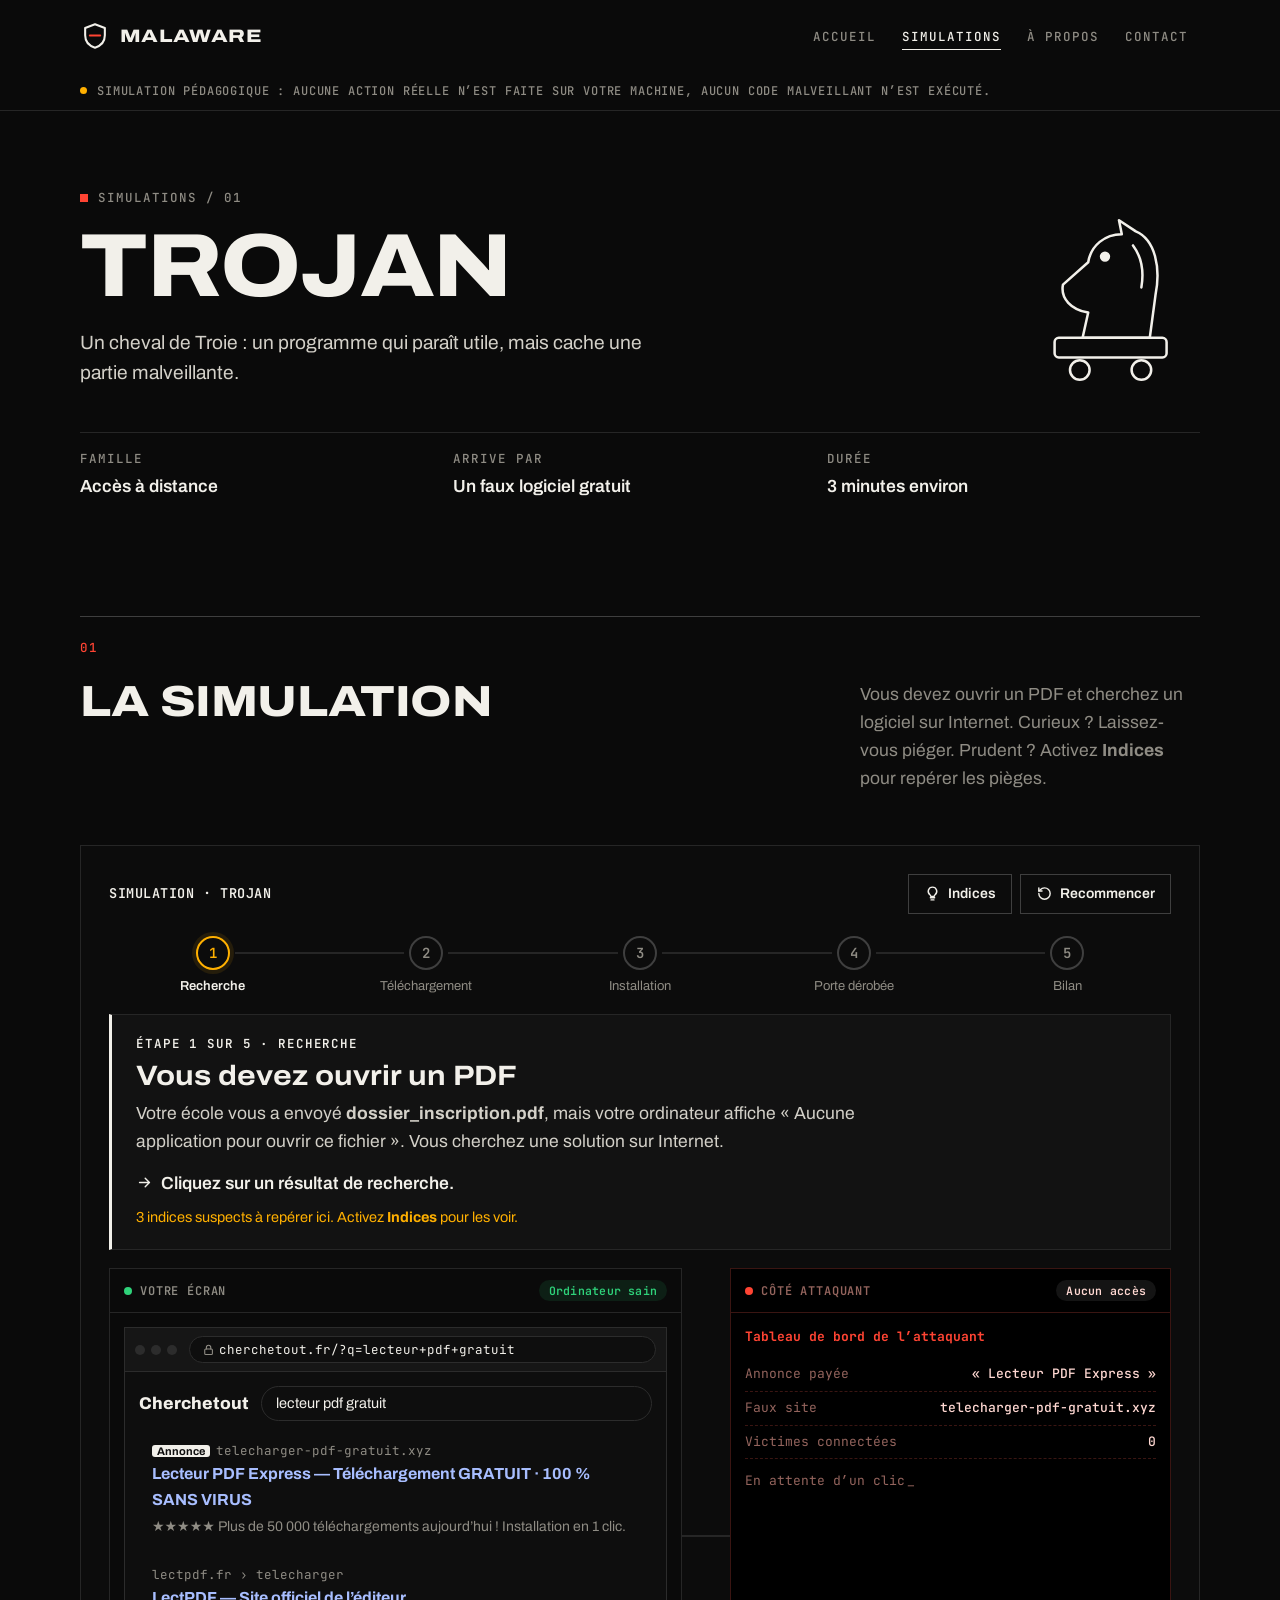
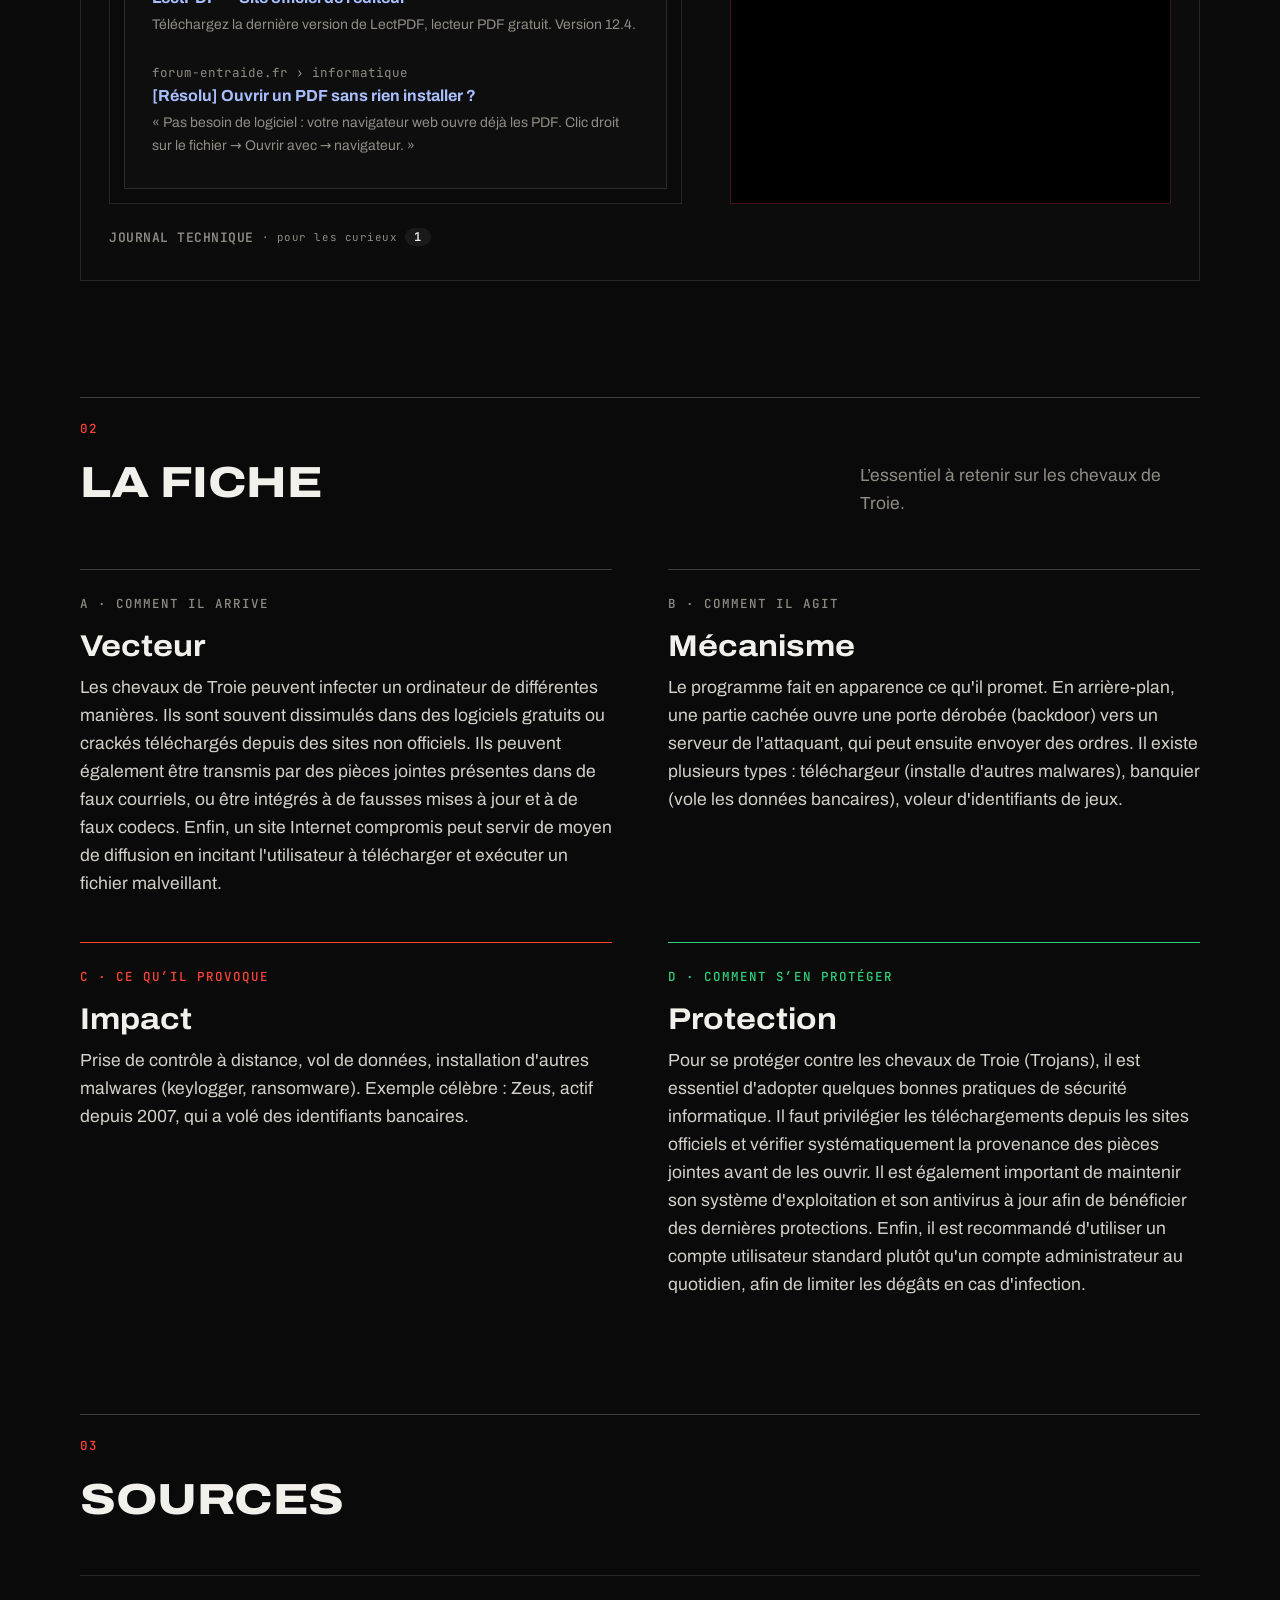
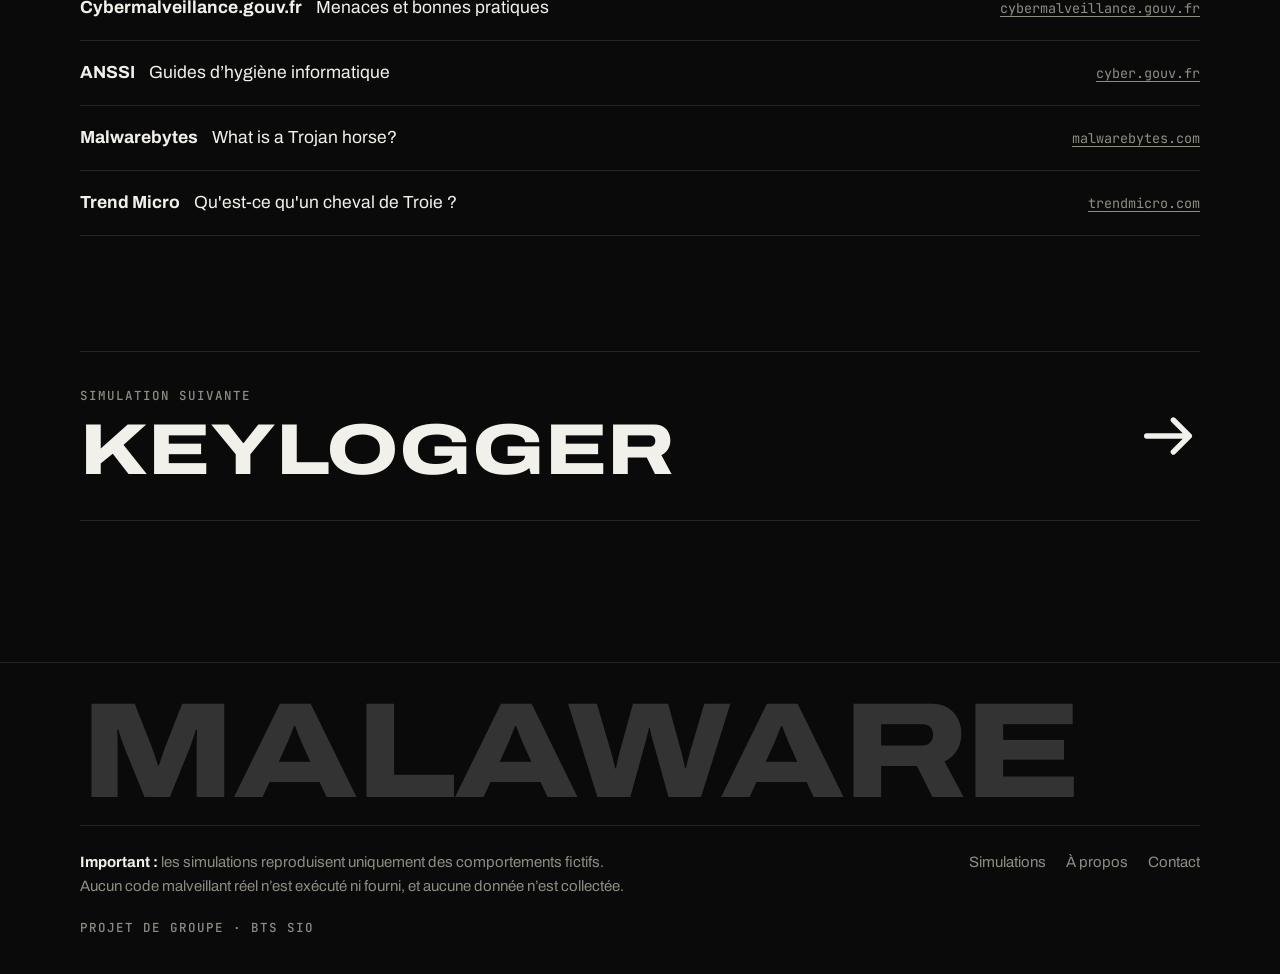
<file: trojan.html>
<!doctype html>
<html lang="fr">
<head>
  <meta charset="utf-8">
  <meta name="viewport" content="width=device-width, initial-scale=1">
  <title>Trojan · MalAware</title>
  <meta name="description" content="Simulation interactive d’un cheval de Troie : un faux logiciel gratuit ouvre une porte dérobée à l’attaquant.">
  <link rel="stylesheet" href="style/main.css">
  <script>document.documentElement.classList.add("js")</script>
</head>
<body>
<svg class="sprite" aria-hidden="true">
  <symbol id="i-trojan" viewBox="0 0 64 64"><path d="M22 46l2-9c-6-1-10-5-9-10l9-8c1-6 6-10 12-10l-1-5 6 4c7 3 9 13 7 23l-2 15z"/><path d="M40 13c3 4 4 9 3 15"/><rect x="12" y="46" width="40" height="7" rx="1.5"/><circle cx="21" cy="57.5" r="3.5"/><circle cx="43" cy="57.5" r="3.5"/><circle cx="30" cy="17" r="1.4" fill="currentColor"/></symbol>
  <symbol id="i-fleche" viewBox="0 0 24 24"><path d="M4 12h16M14 6l6 6-6 6"/></symbol>
</svg>
<a class="skip" href="#main">Aller au contenu</a>

<header class="site-h">
  <div class="w">
    <a class="logo" href="index.html"><svg viewBox="0 0 32 32" aria-hidden="true"><path d="M16 3.5l10.5 4v7.8c0 6.6-4.4 11.3-10.5 13.2C9.9 26.6 5.5 21.9 5.5 15.3V7.5z"/><path class="logo-s" d="M10.5 15.5h11"/></svg><span>MalAware</span></a>
    <nav aria-label="Navigation principale">
      <a href="index.html">Accueil</a>
      <a href="index.html#catalogue" aria-current="page">Simulations</a>
      <a href="apropos.html">À propos</a>
      <a href="contact.html">Contact</a>
    </nav>
  </div>
</header>
<p class="warn" role="note"><span class="w">Simulation pédagogique : aucune action réelle n’est faite sur votre machine, aucun code malveillant n’est exécuté.</span></p>

<main id="main" data-m="trojan">
  <section class="phead w">
    <div class="phead-in">
      <div>
        <p class="crumb rv"><a href="index.html#catalogue">Simulations</a> / 01</p>
        <h1 class="phead-t"><span class="l"><span>Trojan</span></span></h1>
        <p class="lead rv" style="--i:2">Un cheval de Troie : un programme qui paraît utile, mais cache une partie malveillante.</p>
      </div>
      <svg class="ic phead-ico rv" style="--i:1" aria-hidden="true"><use href="#i-trojan"/></svg>
    </div>
    <dl class="meta rv" style="--i:3">
      <div><dt>Famille</dt><dd>Accès à distance</dd></div>
      <div><dt>Arrive par</dt><dd>Un faux logiciel gratuit</dd></div>
      <div><dt>Durée</dt><dd>3 minutes environ</dd></div>
    </dl>
  </section>

  <section class="sec w" id="demo">
    <header class="sec-h rv">
      <p class="sec-n">01</p>
      <h2>La simulation</h2>
      <p class="sec-d">Vous devez ouvrir un PDF et cherchez un logiciel sur Internet. Curieux ? Laissez-vous piéger. Prudent ? Activez <b>Indices</b> pour repérer les pièges.</p>
    </header>
    <div class="sim rv" data-sim="trojan"><noscript><p>Activez JavaScript pour lancer la simulation.</p></noscript></div>
  </section>

  <section class="sec w" id="info">
    <header class="sec-h rv">
      <p class="sec-n">02</p>
      <h2>La fiche</h2>
      <p class="sec-d">L’essentiel à retenir sur les chevaux de Troie.</p>
    </header>
    <div class="fiche">
      <article class="fi rv" style="--i:0"><p class="fi-k">A · Comment il arrive</p><h3>Vecteur</h3><p>Les chevaux de Troie peuvent infecter un ordinateur de différentes manières. Ils sont souvent dissimulés dans des logiciels gratuits ou crackés téléchargés depuis des sites non officiels. Ils peuvent également être transmis par des pièces jointes présentes dans de faux courriels, ou être intégrés à de fausses mises à jour et à de faux codecs. Enfin, un site Internet compromis peut servir de moyen de diffusion en incitant l'utilisateur à télécharger et exécuter un fichier malveillant.</p></article>
      <article class="fi rv" style="--i:1"><p class="fi-k">B · Comment il agit</p><h3>Mécanisme</h3><p>Le programme fait en apparence ce qu'il promet. En arrière-plan, une partie cachée ouvre une porte dérobée (backdoor) vers un serveur de l'attaquant, qui peut ensuite envoyer des ordres. Il existe plusieurs types : téléchargeur (installe d'autres malwares), banquier (vole les données bancaires), voleur d'identifiants de jeux.</p></article>
      <article class="fi impact rv" style="--i:2"><p class="fi-k">C · Ce qu’il provoque</p><h3>Impact</h3><p>Prise de contrôle à distance, vol de données, installation d'autres malwares (keylogger, ransomware). Exemple célèbre : Zeus, actif depuis 2007, qui a volé des identifiants bancaires.</p></article>
      <article class="fi protection rv" style="--i:3"><p class="fi-k">D · Comment s’en protéger</p><h3>Protection</h3><p>Pour se protéger contre les chevaux de Troie (Trojans), il est essentiel d'adopter quelques bonnes pratiques de sécurité informatique. Il faut privilégier les téléchargements depuis les sites officiels et vérifier systématiquement la provenance des pièces jointes avant de les ouvrir. Il est également important de maintenir son système d'exploitation et son antivirus à jour afin de bénéficier des dernières protections. Enfin, il est recommandé d'utiliser un compte utilisateur standard plutôt qu'un compte administrateur au quotidien, afin de limiter les dégâts en cas d'infection.</p></article>
    </div>
  </section>

  <section class="sec w">
    <header class="sec-h rv">
      <p class="sec-n">03</p>
      <h2>Sources</h2>
    </header>
    <ul class="sources rv">
      <li><b>Cybermalveillance.gouv.fr</b> Menaces et bonnes pratiques <span><a target="_blank" href="https://www.cybermalveillance.gouv.fr/">cybermalveillance.gouv.fr</a></span></li>
      <li><b>ANSSI</b> Guides d’hygiène informatique <span><a target="_blank" href="https://cyber.gouv.fr/">cyber.gouv.fr</a></span></li>
      <li><b>Malwarebytes</b> What is a Trojan horse? <span><a target="_blank" href="https://www.malwarebytes.com/fr/trojan">malwarebytes.com</a></span></li>
      <li><b>Trend Micro</b> Qu'est-ce qu'un cheval de Troie ? <span><a target="_blank" href="https://www.trendmicro.com/fr_fr/what-is/cyber-attack/trojan-horse.html">trendmicro.com</a></span></li>
    </ul>
  </section>

  <nav class="suite w rv" aria-label="Simulation suivante">
    <a href="keylogger.html#demo"><span><small>Simulation suivante</small><b>Keylogger</b></span><svg class="ic" aria-hidden="true"><use href="#i-fleche"/></svg></a>
  </nav>
</main>

<footer class="site-f">
  <div class="w">
    <p class="f-giant" aria-hidden="true">MalAware</p>
    <div class="f-row">
      <p><b>Important :</b> les simulations reproduisent uniquement des comportements fictifs. Aucun code malveillant réel n’est exécuté ni fourni, et aucune donnée n’est collectée.</p>
      <nav aria-label="Pied de page"><a href="index.html#catalogue">Simulations</a><a href="apropos.html">À propos</a><a href="contact.html">Contact</a></nav>
    </div>
    <p class="f-small">Projet de groupe · BTS SIO</p>
  </div>
</footer>
<script src="js/main.js"></script>
<script src="js/sim-trojan.js"></script>
</body>
</html>
</file>
<file: style/main.css>
/* =====================================================================
   MalAware · style/main.css
   ---------------------------------------------------------------------
   Direction artistique « Dossier » : noir profond, blanc cassé, une seule
   couleur d’alerte (rouge). Titres larges en capitales, étiquettes en
   police technique, filets fins, angles vifs.

   Mouvement : un seul langage, simple et lisible. Chaque élément apparaît
   par un fondu avec une légère montée, l’un après l’autre. Rien ne
   clignote. Seul le bandeau blanc défile en continu.

   Polices (hébergées dans fonts/, licence libre) :
     Archivo (titres, texte) · JetBrains Mono (étiquettes)

   Sommaire
     1. Polices et variables      6. Pages des malwares
     2. Base                      7. Pied de page
     3. En-tête                   8. Apparitions au défilement
     4. Boutons, textes           9. Simulations (moteur)
     5. Accueil                  10. Écrans factices et console
   ===================================================================== */

/* ---------------------------------------------------------------------
   1. Polices et variables
   --------------------------------------------------------------------- */
@font-face {
  font-family: "Archivo";
  src: url("../fonts/archivo-var.woff2") format("woff2");
  font-weight: 100 900;
  font-stretch: 62% 125%;
  font-display: swap;
}

@font-face {
  font-family: "JetBrains Mono";
  src: url("../fonts/jetbrains-mono-var.woff2") format("woff2");
  font-weight: 100 800;
  font-display: swap;
}

:root {
  color-scheme: dark;
  /* Couleurs */
  --bg: #0a0a0a;
  --bg-alt: #111;
  --surface-2: #1a1a1a;
  --line: #262626;
  --line-2: #3f3f3f;
  --text: #f2f0ea;
  --text-2: #d3d0c8;
  --muted: #8f8c84;
  --danger: #ff4433;
  --warn: #ffb000;
  --ok: #2fd27a;
  --danger-soft: rgba(255, 68, 51, .12);
  --warn-soft: rgba(255, 176, 0, .1);
  --ok-soft: rgba(47, 210, 122, .1);
  --m: var(--text);
  /* Polices */
  --font-d: "Archivo", "Arial Narrow", system-ui, sans-serif;
  --font-b: "Archivo", system-ui, sans-serif;
  --font-m: "JetBrains Mono", ui-monospace, Consolas, monospace;
  /* Arrondis (quasi aucun : style « dossier ») */
  --r: 0;
  --r-sm: 2px;
  /* Mouvement */
  --ease: cubic-bezier(.16, 1, .3, 1);
  --rv-y: 18px;
  --rv-dur: .9s;
  --rv-gap: 80ms;
  /* Écrans factices des simulations */
  --scr-bg: #0e0e0e;
  --scr-bar: #161616;
  --scr-line: #2c2c2c;
  --ui-link: #a8beff;
  --paper: #ecebe6;
  --paper-ink: #151515;
  --paper-line: #c7c4bb;
  /* Console de l’attaquant */
  --atk-bg: #000;
  --atk-line: #3a1512;
  --atk-text: #ffd8d2;
  --atk-dim: #94645d;
  --atk-head: #ff4433;
  --atk-out: rgba(255, 255, 255, .02);
  /* Indices */
  --ind-bg: rgba(255, 176, 0, .08);
  --ind-text: #ffd27a;
}

/* ---------------------------------------------------------------------
   2. Base
   --------------------------------------------------------------------- */
*,
*::before,
*::after { box-sizing: border-box }

html { scroll-behavior: smooth; -webkit-text-size-adjust: 100% }

body {
  margin: 0;
  background: var(--bg);
  color: var(--text);
  font: 400 17.5px/1.6 var(--font-b);
  -webkit-font-smoothing: antialiased;
  overflow-x: hidden;
}

h1, h2, h3, h4 { margin: 0; font-family: var(--font-d); line-height: 1.08 }
h1, h2 { font-weight: 800; font-stretch: 118%; text-transform: uppercase }
h2 { font-size: clamp(28px, 3.4vw, 44px); letter-spacing: -.01em }
h3 { font-size: 22px; font-weight: 700; font-stretch: 112%; line-height: 1.2 }
p { margin: 0 0 1em }
a { color: inherit; text-decoration-thickness: 1px; text-underline-offset: .22em }
b, strong { font-weight: 700 }
::selection { background: var(--text); color: var(--bg) }
:focus-visible { outline: 3px solid var(--text); outline-offset: 3px }
[hidden] { display: none !important }

.w { width: 100%; max-width: 1200px; margin: 0 auto; padding: 0 clamp(18px, 4vw, 40px) }
.mono, code, kbd { font-family: var(--font-m) }
.sr { position: absolute; width: 1px; height: 1px; overflow: hidden; clip: rect(0 0 0 0); white-space: nowrap }
.sprite { position: absolute; width: 0; height: 0; overflow: hidden }

.skip { position: absolute; left: -9999px; z-index: 99 }
.skip:focus { left: 12px; top: 12px; padding: 10px 14px; background: var(--text); color: var(--bg) }

/* Icônes dessinées (pas d’emoji) */
:where(svg.ic) { width: 1em; height: 1em; flex: none; fill: none; stroke: currentColor; stroke-width: 2; stroke-linecap: round; stroke-linejoin: round }
.i { display: inline-block; flex: none; width: 1.05em; height: 1.05em; vertical-align: -.17em; fill: none; stroke: currentColor; stroke-width: 2; stroke-linecap: round; stroke-linejoin: round }

/* Petite étiquette technique (police à chasse fixe, capitales) */
.kicker,
.crumb,
.sec-n,
.plate-k,
.plate-f,
.mc-n,
.mc-fam,
.duo-k,
.meta dt,
.fi-k,
.suite small,
.member dt,
.f-small { font-family: var(--font-m); font-weight: 500; font-size: 12.5px; letter-spacing: .08em; text-transform: uppercase }

/* ---------------------------------------------------------------------
   3. En-tête
   --------------------------------------------------------------------- */
.site-h {
  position: sticky;
  top: 0;
  z-index: 30;
  background: var(--bg);
  border-bottom: 1px solid transparent;
  transition: border-color .3s;
}

.site-h.scrolled { border-bottom-color: var(--line) }

.site-h .w {
  display: flex;
  flex-wrap: wrap;
  align-items: center;
  justify-content: space-between;
  gap: 8px 24px;
  min-height: 72px;
  padding-block: 10px;
}

.logo { display: inline-flex; align-items: center; gap: 10px; color: var(--text); text-decoration: none }
.logo span { font: 800 18px/1 var(--font-d); font-stretch: 125%; letter-spacing: .02em; text-transform: uppercase }
.logo svg { width: 30px; height: 30px; fill: none; stroke: currentColor; stroke-width: 2.2; stroke-linecap: round; stroke-linejoin: round; overflow: visible }
.logo-s { stroke: var(--danger); transition: transform .5s var(--ease) }
.logo:hover .logo-s { transform: translateY(-4px) }

.site-h nav { display: flex; flex-wrap: wrap; gap: 2px }
.site-h nav a { position: relative; padding: 10px 12px; color: var(--muted); font: 500 12.5px var(--font-m); letter-spacing: .08em; text-transform: uppercase; text-decoration: none; transition: color .2s }
.site-h nav a::after { content: ""; position: absolute; left: 12px; right: 12px; bottom: 5px; height: 1px; background: currentColor; transform: scaleX(0); transform-origin: right; transition: transform .45s var(--ease) }
.site-h nav a:hover,
.site-h nav a[aria-current] { color: var(--text) }
.site-h nav a:hover::after,
.site-h nav a[aria-current]::after { transform: scaleX(1); transform-origin: left }

.warn { margin: 0; padding: 10px 0; border-bottom: 1px solid var(--line); color: var(--muted); font: 500 12px/1.4 var(--font-m); letter-spacing: .07em; text-transform: uppercase }
.warn .w { display: block }
.warn .w::before { content: ""; display: inline-block; width: 7px; height: 7px; margin-right: 10px; border-radius: 50%; background: var(--warn); vertical-align: 1px }

/* ---------------------------------------------------------------------
   4. Boutons et textes
   --------------------------------------------------------------------- */
.kicker { margin: 0 0 22px; color: var(--muted) }
.lead { max-width: 52ch; color: var(--text-2); font-size: clamp(18px, 1.5vw, 21px); line-height: 1.55 }

/* Bouton : un aplat balaie le fond au survol */
.btn {
  position: relative;
  isolation: isolate;
  overflow: hidden;
  display: inline-flex;
  align-items: center;
  gap: 10px;
  min-height: 54px;
  padding: 14px 26px;
  border: 1px solid var(--text);
  background: var(--text);
  color: var(--bg);
  font: 600 13.5px/1.2 var(--font-m);
  letter-spacing: .08em;
  text-transform: uppercase;
  text-decoration: none;
  cursor: pointer;
  transition: color .35s var(--ease), border-color .35s;
}

.btn::before { content: ""; position: absolute; inset: 0; z-index: -1; background: var(--bg); transform: scaleX(0); transform-origin: right; transition: transform .55s var(--ease) }
.btn:hover::before { transform: scaleX(1); transform-origin: left }
.btn:hover { color: var(--text) }
.btn.s { border-color: var(--line-2); background: transparent; color: var(--text) }
.btn.s::before { background: var(--text) }
.btn.s:hover { border-color: var(--text); color: var(--bg) }
.btn .ic { width: 18px; height: 18px; transition: transform .35s var(--ease) }
.btn:hover .ic { transform: translateX(4px) }
.btn:disabled { opacity: .45; cursor: not-allowed }
.cta { display: flex; flex-wrap: wrap; gap: 12px; margin-top: 34px }

/* ---------------------------------------------------------------------
   5. Accueil
   --------------------------------------------------------------------- */
.hero { padding: clamp(40px, 7vw, 100px) 0 clamp(56px, 8vw, 110px) }
.hero-in { display: grid; gap: 56px; align-items: center }
.hero .kicker::before { content: ""; display: inline-block; width: 8px; height: 8px; margin-right: 10px; background: var(--danger) }

.hero-t,
.phead-t { letter-spacing: -.015em; line-height: .9; font-stretch: 112% }
.hero-t { margin: 0 0 30px; font-size: clamp(30px, 9.4vw, 106px); line-height: .96 }
.hero-t .l,
.phead-t .l { display: block; width: fit-content; white-space: nowrap }
.hero-t .l > span,
.phead-t .l > span { display: block }

@media (min-width: 980px) {
  .hero-in { grid-template-columns: minmax(0, 1.1fr) minmax(0, .9fr); grid-template-areas: "k k" "t t" "l a" "c a"; gap: 0 72px; align-items: start }
  .hero-txt { display: contents }
  .hero .kicker { grid-area: k }
  .hero-t { grid-area: t; margin-bottom: 48px }
  .hero-t .l-b { margin-left: clamp(0px, 7vw, 120px) }
  .hero .lead { grid-area: l; margin: 0 }
  .hero .cta { grid-area: c; align-self: start }
  .hero-art { grid-area: a; min-height: 340px }
}

/* Illustration : trois dossiers en escalier, un par malware, sans
   chevauchement pour que tout reste lisible. Ils suivent légèrement
   la souris (variables --mx et --my, voir main.js). */
.hero-art { --mx: 0; --my: 0; position: relative; min-height: 330px }

.plate {
  --p: 10px;
  position: absolute;
  display: flex;
  flex-direction: column;
  justify-content: space-between;
  width: 32.5%;
  aspect-ratio: 4 / 5;
  padding: 16px;
  border: 1px solid var(--line-2);
  background: #0f0f0f;
  box-shadow: 0 24px 50px rgba(0, 0, 0, .6);
  transform: translate(calc(var(--mx) * var(--p)), calc(var(--my) * var(--p)));
  transition: transform .9s var(--ease), translate .7s var(--ease);
}

.plate:nth-child(1) { left: 0; top: 0; --p: 8px }
.plate:nth-child(2) { left: 33.75%; top: 12%; --p: 14px }
.plate:nth-child(3) { left: 67.5%; top: 24%; --p: 20px }
.plate-k,
.plate-f { font-size: 11px; letter-spacing: .06em }
.plate-k { padding-bottom: 10px; border-bottom: 1px solid var(--line-2) }
.plate-f { color: var(--muted) }
.plate:nth-child(3) .plate-k { color: var(--danger) }
.plate .ic { align-self: center; width: 50%; height: auto; aspect-ratio: 1; margin-block: auto; stroke-width: 1.2 }
.hero-art:hover .plate:nth-child(1) { translate: -12px -6px }
.hero-art:hover .plate:nth-child(3) { translate: 12px 6px }

@media (max-width: 600px) {
  .hero-art { min-height: 220px }
  .plate { padding: 9px }
  .plate-k { font-size: 9.5px; letter-spacing: .04em }
  .plate-f { display: none }
}

/* Bandeau défilant, blanc sur noir (il ne s’arrête pas au survol) */
.ticker { overflow: hidden; background: var(--text); color: var(--bg) }
.tk { display: flex; width: max-content; animation: defile 50s linear infinite }
.tk span { display: inline-flex; align-items: center; gap: 30px; padding: 15px 0 15px 30px; font: 600 14.5px var(--font-m); letter-spacing: .05em; text-transform: uppercase; white-space: nowrap }
.tk span::after { content: ""; width: 8px; height: 8px; border-radius: 50%; background: var(--danger) }

@keyframes defile { to { transform: translateX(-50%) } }

/* Sections : un filet, le numéro au-dessus du titre, le texte à droite */
.sec { padding-top: clamp(72px, 9vw, 130px) }
.sec-h { position: relative; display: grid; gap: 14px 48px; align-items: start; margin-bottom: clamp(30px, 4vw, 52px); padding-top: 22px }
.sec-h::before { content: ""; position: absolute; top: 0; left: 0; right: 0; height: 1px; background: var(--line-2); transform-origin: left }

@media (min-width: 860px) {
  .sec-h { grid-template-columns: minmax(0, 1fr) minmax(0, 340px) }
  .sec-n { grid-column: 1 / -1 }
}

.sec-n { margin: 0 0 6px; color: var(--danger) }
.sec-d { margin: 0; padding-top: .2em; color: var(--muted) }

/* Cartes du catalogue : une bande continue, inversion noir/blanc au survol */
.cards { display: grid }

@media (min-width: 860px) {
  .cards { grid-template-columns: repeat(3, minmax(0, 1fr)) }
  .mcard { min-height: 460px }
  .mcard + .mcard { margin-left: -1px }
}

@media (max-width: 859px) {
  .mcard + .mcard { margin-top: -1px }
}

.mcard {
  position: relative;
  isolation: isolate;
  overflow: hidden;
  display: flex;
  flex-direction: column;
  padding: 28px;
  border: 1px solid var(--line);
  color: var(--text);
  text-decoration: none;
  transition: color .45s var(--ease);
}

.mcard::before { content: ""; position: absolute; inset: 0; z-index: -1; background: var(--text); transform: scaleY(0); transform-origin: bottom; transition: transform .6s var(--ease) }
.mcard:hover::before,
.mcard:focus-visible::before { transform: scaleY(1) }
.mcard:hover,
.mcard:focus-visible { color: var(--bg) }
.mc-n,
.mc-fam,
.mcard p { color: var(--muted); transition: color .45s var(--ease) }
.mcard:hover :is(.mc-n, .mc-fam, p),
.mcard:focus-visible :is(.mc-n, .mc-fam, p) { color: #4a4844 }
.mc-ico { width: 84px; height: 84px; margin: 36px 0 44px; stroke-width: 1.1 }
.mcard h3 { margin: 8px 0 12px; font-size: clamp(26px, 2.5vw, 34px); font-weight: 800; font-stretch: 125%; text-transform: uppercase }
.mcard p { margin: 0 0 28px }
.mc-go { display: inline-flex; align-items: center; gap: 10px; margin-top: auto; font-weight: 600 }
.mc-go .ic { width: 18px; height: 18px; transition: transform .35s var(--ease) }
.mcard:hover .mc-go .ic { transform: translateX(6px) }

/* Étapes « Comment ça marche » : grands chiffres fins */
.how { display: grid; gap: 40px; margin: 0; padding: 0; list-style: none }

@media (min-width: 860px) {
  .how { grid-template-columns: repeat(3, minmax(0, 1fr)) }
}

.how li { padding-top: 26px; border-top: 1px solid var(--line-2) }
.how-n { display: block; margin-bottom: 30px; font: 200 72px/1 var(--font-d); font-stretch: 125% }
.how h3 { margin-bottom: 10px }
.how p { margin: 0; color: var(--muted) }

/* Deux façons de jouer : une carte blanche, une carte noire */
.duo { display: grid }

@media (min-width: 860px) {
  .duo { grid-template-columns: 1fr 1fr }
}

.duo-c { min-height: 360px; padding: clamp(26px, 3.4vw, 44px); border: 1px solid var(--line) }
.duo-c.curieux { border-color: var(--text); background: var(--text); color: var(--bg) }
.duo-ico { width: 40px; height: 40px; margin-bottom: 40px; stroke-width: 1.6 }
.duo-k { margin-bottom: 10px; color: var(--muted) }
.duo-c h3 { margin-bottom: 14px; font-size: clamp(28px, 2.8vw, 38px) }
.duo-c p:last-child { margin: 0; color: var(--text-2) }
.duo-c.curieux .duo-k,
.duo-c.curieux p:last-child { color: #3a3833 }
.note { margin: 26px 0 0; color: var(--muted); font-size: 15px }

/* ---------------------------------------------------------------------
   6. Pages des malwares, À propos, Contact
   --------------------------------------------------------------------- */
.phead { padding-top: clamp(40px, 6vw, 84px) }
.phead-in { display: grid; gap: 24px 40px; align-items: end }

@media (min-width: 860px) {
  .phead-in { grid-template-columns: minmax(0, 1fr) auto }
}

.crumb { margin-bottom: 18px; color: var(--muted) }
.crumb::before { content: ""; display: inline-block; width: 8px; height: 8px; margin-right: 10px; background: var(--danger) }
.crumb a { color: var(--muted); text-decoration: none }
.crumb a:hover { color: var(--text) }
.phead-t { margin-bottom: 22px; font-size: clamp(32px, 7vw, 94px) }
.phead .lead { margin: 0 }
.phead-ico { width: clamp(110px, 14vw, 180px); height: auto; aspect-ratio: 1; color: var(--m); stroke-width: .9 }

@media (max-width: 859px) {
  .phead-ico { order: -1; width: 84px }
  .site-h nav a { padding: 6px 8px }
}

.meta { display: grid; grid-template-columns: repeat(auto-fit, minmax(190px, 1fr)); margin: 44px 0 0; border-top: 1px solid var(--line) }
.meta div { padding: 16px 20px 0 0 }
.meta dt { color: var(--muted) }
.meta dd { margin: 4px 0 0; font-weight: 600 }

/* Fiche : quatre blocs séparés par un filet */
.fiche { display: grid; gap: 44px 56px }

@media (min-width: 760px) {
  .fiche { grid-template-columns: 1fr 1fr }
}

.fi { --c: var(--line-2); padding-top: 24px; border-top: 1px solid var(--c) }
.fi.impact { --c: var(--danger) }
.fi.protection { --c: var(--ok) }
.fi-k { margin-bottom: 14px; color: var(--muted) }
.fi.impact .fi-k,
.fi.protection .fi-k { color: var(--c) }
.fi h3 { margin-bottom: 10px; font-size: 30px }
.fi p:last-child { margin: 0; color: var(--text-2) }

.sources { margin: 0; padding: 0; list-style: none; border-top: 1px solid var(--line) }
.sources li { display: flex; flex-wrap: wrap; align-items: baseline; gap: 4px 14px; padding: 18px 0; border-bottom: 1px solid var(--line) }
.sources li span { margin-left: auto; color: var(--muted); font: 13.5px var(--font-m) }

/* Lien vers la simulation suivante */
.suite { padding-top: clamp(72px, 9vw, 130px) }
.suite a { display: flex; justify-content: space-between; align-items: center; gap: 20px; padding: 34px 0; border-block: 1px solid var(--line); text-decoration: none }
.suite small { display: block; margin-bottom: 8px; color: var(--muted); transition: color .3s }
.suite b { display: block; font: 800 clamp(36px, 6vw, 72px)/1 var(--font-d); font-stretch: 125%; text-transform: uppercase }
.suite .ic { width: clamp(36px, 5vw, 64px); height: auto; aspect-ratio: 1; transition: transform .45s var(--ease) }
.suite a:hover small { color: var(--text) }
.suite a:hover .ic { transform: translateX(10px) }

.team { display: grid; gap: 18px }

@media (min-width: 760px) {
  .team { grid-template-columns: repeat(3, minmax(0, 1fr)) }
}

.member { padding: 28px; border: 1px solid var(--line) }
.av { display: grid; place-items: center; width: 68px; height: 68px; margin-bottom: 26px; border-radius: 50%; background: var(--m); color: var(--bg); font: 800 28px var(--font-d) }
.member h3 { margin-bottom: 14px; font-size: 28px }
.member dl { display: grid; grid-template-columns: auto 1fr; gap: 6px 14px; margin: 0 }
.member dt { color: var(--muted); line-height: 1.9 }
.member dd { margin: 0 }

/* ---------------------------------------------------------------------
   7. Pied de page
   --------------------------------------------------------------------- */
.site-f { margin-top: clamp(90px, 11vw, 150px); padding: 0 0 36px; border-top: 1px solid var(--line); color: var(--muted); font-size: 15px; overflow: hidden }
/* Nom géant : plus visible, un trait de lumière le balaie quand il
   apparaît (une seule fois) et de nouveau au survol */
.f-giant {
  margin: 0;
  padding: 28px 0 12px;
  color: #333;
  font: 800 clamp(34px, 10.6vw, 142px)/.9 var(--font-d);
  font-stretch: 125%;
  letter-spacing: -.03em;
  text-transform: uppercase;
  white-space: nowrap;
  background: linear-gradient(100deg, #333 0 44%, var(--text) 50%, #333 56% 100%) 0 0 / 250% 100% no-repeat;
  -webkit-background-clip: text;
  background-clip: text;
  -webkit-text-fill-color: transparent;
  transition: background-position 1.4s var(--ease);
}

.f-giant:hover { background-position: 100% 0 }
.js .f-giant:not(.vu) { opacity: 0 }
.js .f-giant.vu { animation: geant-in 1s var(--ease) backwards, balayage 2.2s var(--ease) .3s backwards }

@keyframes geant-in { from { opacity: 0; transform: translateY(30px) } }
@keyframes balayage { from { background-position: 100% 0 } }
.f-row { display: grid; gap: 18px 40px; padding-top: 24px; border-top: 1px solid var(--line) }

@media (min-width: 860px) {
  .f-row { grid-template-columns: minmax(0, 1fr) auto }
}

.f-row p { max-width: 62ch; margin: 0 }
.site-f b { color: var(--text) }
.site-f nav { display: flex; flex-wrap: wrap; gap: 4px 20px }
.site-f nav a { color: var(--muted); text-decoration: none }
.site-f nav a:hover { color: var(--text) }
.f-small { margin: 20px 0 0 }

/* ---------------------------------------------------------------------
   8. Apparitions
   Un seul mouvement pour tout le site : fondu + légère montée.
   Les éléments .rv apparaissent quand ils entrent à l’écran (main.js leur
   ajoute .vu) ; --i règle l’ordre d’apparition dans un même groupe.
   Rien n’est masqué si JavaScript ne fonctionne pas (classe .js).
   --------------------------------------------------------------------- */
.js .rv:not(.vu) { opacity: 0 }
.js .rv.vu { animation: rv-in var(--rv-dur) var(--ease) backwards; animation-delay: calc(var(--i, 0) * var(--rv-gap)) }

/* Grands titres : les lignes arrivent l’une après l’autre au chargement */
.js .hero-t .l,
.js .phead-t .l { animation: rv-in 1s var(--ease) backwards; animation-delay: calc(var(--i, 0) * 90ms + 60ms) }

/* Dossiers de l’accueil : juste après le titre */
.js .plate { animation: rv-in 1s var(--ease) backwards; animation-delay: calc(var(--i) * 120ms + 400ms) }

/* Filet des sections : il se trace de gauche à droite */
.js .sec-h.vu::before { animation: trace 1.2s var(--ease) backwards }

@keyframes rv-in { from { opacity: 0; transform: translateY(var(--rv-y)) } }
@keyframes trace { from { transform: scaleX(0) } }

/* =====================================================================
   9. Simulations (moteur dans js/main.js)
   ===================================================================== */
.sim { position: relative; padding: clamp(14px, 2.4vw, 28px); border: 1px solid var(--line); background: #0c0c0c }
.sim-top { display: flex; flex-wrap: wrap; justify-content: space-between; align-items: center; gap: 10px; margin-bottom: 22px }
.sim-top .mono { font-size: 13.5px; font-weight: 600; letter-spacing: .04em; text-transform: uppercase }
.tools { display: flex; flex-wrap: wrap; gap: 8px }

.tool {
  display: inline-flex;
  align-items: center;
  gap: 7px;
  min-height: 40px;
  padding: 7px 15px;
  border: 1px solid var(--line-2);
  background: transparent;
  color: var(--text);
  font: 600 14px var(--font-b);
  cursor: pointer;
  transition: background .2s, color .2s, border-color .2s;
}

.tool:hover { border-color: var(--text) }
.tool[aria-pressed=true] { border-color: var(--warn); background: var(--warn); color: var(--bg) }
.tool svg,
.consigne svg { width: 17px; height: 17px; flex: none; fill: none; stroke: currentColor; stroke-width: 2; stroke-linecap: round; stroke-linejoin: round }

/* --- Frise des étapes --- */
.track { display: grid; grid-template-columns: repeat(5, 1fr); gap: 6px; margin: 0 0 20px; padding: 0; list-style: none }
.track li { position: relative; display: flex; flex-direction: column; align-items: center; gap: 8px; color: var(--muted); font-size: 13px; line-height: 1.25; text-align: center }

.track li:not(:last-child)::after {
  content: "";
  position: absolute;
  top: 16px;
  left: calc(50% + 22px);
  width: calc(100% - 38px);
  height: 2px;
  background: linear-gradient(var(--text), var(--text)) left / 0% 100% no-repeat, var(--line);
}

.track li.done::after { background-size: 100% 100%, auto }
.track li.new::after { animation: remplir .8s var(--ease) both }
.track .n { position: relative; z-index: 1; display: grid; place-items: center; width: 34px; height: 34px; border: 2px solid var(--line-2); border-radius: 50%; background: #0c0c0c; font: 600 14px var(--font-m) }
.track .done .n { border-color: var(--text); background: var(--text); color: var(--bg) }
.track .new .n,
.track .fin .n { animation: coche .5s var(--ease) both }
.track .now,
.track .fin { color: var(--text); font-weight: 600 }
.track .now .n { border-color: var(--warn); color: var(--warn); box-shadow: 0 0 0 4px var(--warn-soft) }
.track .skip .n { border-style: dashed; border-color: var(--ok); color: var(--ok) }
.track .skip .l { text-decoration: line-through }
.track .fin.ok .n { border-color: var(--ok); background: var(--ok); color: var(--bg) }
.track .fin.danger .n { border-color: var(--danger); background: var(--danger); color: var(--bg) }

@keyframes remplir { from { background-size: 0% 100%, auto } to { background-size: 100% 100%, auto } }
@keyframes coche { from { opacity: 0; transform: scale(.7) } }

@media (max-width: 560px) {
  .track .l { display: none }
  .track .now .l,
  .track .fin .l { display: block; white-space: nowrap }
}

/* --- Bandeau d’explication --- */
.narr {
  --tone: var(--text);
  position: relative;
  margin-bottom: 18px;
  padding: 20px 24px;
  border: 1px solid var(--line);
  border-left: 3px solid var(--tone);
  background: #121212;
  outline: none;
}

.narr.alerte { --tone: var(--warn) }
.narr.danger { --tone: var(--danger) }
.narr.ok { --tone: var(--ok) }
.narr:focus-visible { outline: 3px solid var(--text); outline-offset: 3px }
.narr-k { margin: 0 0 8px; color: var(--tone); font: 600 12.5px var(--font-m); letter-spacing: .07em; text-transform: uppercase }
.narr h3 { margin: 0 0 8px; font-size: clamp(22px, 2.3vw, 28px); line-height: 1.15 }
.narr-t { max-width: 72ch; color: var(--text-2) }
.narr-t p { margin: .35em 0 }
.consigne { display: flex; align-items: flex-start; gap: 8px; margin: 14px 0 0; font-weight: 600 }
.consigne svg { margin-top: 4px }
.ind-n { margin: 8px 0 0; color: var(--warn); font-size: 14.5px }
.choix { display: flex; flex-wrap: wrap; gap: 10px; margin-top: 18px }
.choix .btn { min-height: 48px; padding: 10px 20px; font-size: 12.5px }

/* --- Les deux écrans --- */
.split { display: grid }

@media (min-width: 980px) {
  .split { grid-template-columns: minmax(0, 1.3fr) 48px minmax(0, 1fr) }
}

.pane { display: flex; flex-direction: column; min-width: 0; overflow: hidden; border: 1px solid var(--line); background: var(--bg) }
.pane.eux { border-color: var(--atk-line); background: var(--atk-bg); color: var(--atk-text) }
.pane-h { display: flex; flex-wrap: wrap; justify-content: space-between; align-items: center; gap: 6px 10px; padding: 11px 14px; border-bottom: 1px solid var(--line); color: var(--muted); font: 600 12px var(--font-m); letter-spacing: .07em; text-transform: uppercase }
.pane.eux .pane-h { border-color: var(--atk-line); color: var(--atk-dim) }
.pane-h > span:first-child { display: flex; align-items: center; gap: 8px }
.pane-h i { width: 8px; height: 8px; border-radius: 50%; background: var(--ok) }
.pane.eux .pane-h i { background: var(--atk-head) }
.pane-st { padding: 3px 10px; border-radius: 999px; background: var(--surface-2); color: var(--text); font-size: 11.5px; font-weight: 600; letter-spacing: .02em; text-transform: none }
.pane.eux .pane-st { background: rgba(255, 255, 255, .08); color: var(--atk-text) }
.pane-st.ok,
.pane.eux .pane-st.ok { background: var(--ok-soft); color: var(--ok) }
.pane-st.alerte,
.pane.eux .pane-st.alerte { background: var(--warn-soft); color: var(--warn) }
.pane-st.danger,
.pane.eux .pane-st.danger { background: var(--danger-soft); color: var(--danger) }
.pane-b { flex: 1; min-height: 320px; padding: 14px }

/* Flux de données entre les deux écrans : des points glissent d’un écran à l’autre */
.flux { position: relative; height: 40px }
.flux::before { content: ""; position: absolute; top: 0; bottom: 0; left: 50%; width: 2px; margin-left: -1px; background: var(--line) }
.flux i { position: absolute; top: 0; left: calc(50% - 4px); width: 8px; height: 8px; border-radius: 50%; background: var(--danger); opacity: 0 }
.flux.on i { animation: flyv 1.8s var(--ease) infinite }
.flux.on i:nth-child(2) { animation-delay: .6s }
.flux.on i:nth-child(3) { animation-delay: 1.2s }
.flux.rev i { animation-direction: reverse }
.flux.cut::before { background: repeating-linear-gradient(180deg, var(--ok) 0 6px, transparent 6px 12px) }

@media (min-width: 980px) {
  .flux { height: auto }
  .flux::before { top: 50%; bottom: auto; left: 0; right: 0; width: auto; height: 2px; margin: -1px 0 0 }
  .flux i { top: 50%; left: 0; margin-top: -4px }
  .flux.on i { animation-name: fly }
  .flux.cut::before { background: repeating-linear-gradient(90deg, var(--ok) 0 6px, transparent 6px 12px) }
}

@keyframes flyv { 0% { top: 0; opacity: 0 } 20%, 80% { opacity: 1 } 100% { top: calc(100% - 8px); opacity: 0 } }
@keyframes fly { 0% { left: 0; opacity: 0 } 20%, 80% { opacity: 1 } 100% { left: calc(100% - 8px); opacity: 0 } }

/* --- Changement de scène (classe .swap ajoutée par le moteur) --- */
.swap { animation: swap .45s var(--ease) backwards }

@keyframes swap { from { opacity: 0; transform: translateY(8px) } }

/* --- Indices (bouton « Indices ») --- */
.ind { display: none }

.voir-ind .ind {
  display: flex;
  align-items: flex-start;
  gap: 8px;
  width: fit-content;
  max-width: 100%;
  margin: 6px 0;
  padding: 6px 11px;
  border: 1px solid var(--warn);
  border-radius: var(--r-sm);
  background: var(--ind-bg);
  color: var(--ind-text);
  font: 500 13.5px/1.45 var(--font-b);
  text-align: left;
  animation: fondu .35s var(--ease) both;
}

.voir-ind .ind > b { flex: none; display: grid; place-items: center; width: 18px; height: 18px; margin-top: 1px; border-radius: 50%; background: var(--warn); color: var(--bg); font: 700 11px var(--font-m) }
.voir-ind .sus { outline: 2px dashed var(--warn); outline-offset: 3px }

@keyframes fondu { from { opacity: 0; transform: translateY(-4px) } }

/* --- Bilan --- */
.bl-stats { display: grid; grid-template-columns: repeat(auto-fit, minmax(160px, 1fr)); gap: 12px; margin-bottom: 18px }
.bl-stats div { padding: 16px 18px; border: 1px solid var(--line); animation: monte .6s var(--ease) both }
.bl-stats div:nth-child(2) { animation-delay: .06s }
.bl-stats div:nth-child(3) { animation-delay: .12s }
.bl-stats div:nth-child(4) { animation-delay: .18s }
.bl-stats small { display: block; color: var(--muted); font: 500 11.5px var(--font-m); letter-spacing: .05em; text-transform: uppercase }
.bl-stats b { display: block; margin-top: 8px; font: 700 clamp(22px, 2.4vw, 30px)/1.1 var(--font-d) }
.bl-stats .rd b { color: var(--danger) }
.bl-stats .ok b { color: var(--ok) }
.bl-stats .am b { color: var(--warn) }
.bl-grid { display: grid; gap: 14px }

@media (min-width: 760px) {
  .bl-grid { grid-template-columns: 1fr 1fr }
}

.bl-card { --c: var(--text); padding: 20px 22px; border: 1px solid var(--line); border-top: 3px solid var(--c); animation: monte .6s var(--ease) both }
.bl-card:nth-child(1) { animation-delay: .15s }
.bl-card:nth-child(2) { animation-delay: .23s }
.bl-card:nth-child(3) { animation-delay: .31s }
.bl-card:nth-child(4) { animation-delay: .39s }
.bl-card.am { --c: var(--warn) }
.bl-card.ok { --c: var(--ok) }
.bl-card.rd { --c: var(--danger) }
.bl-card h4 { margin: 0 0 10px; font: 700 19px/1.2 var(--font-d) }
.bl-card ul { margin: 0; padding-left: 20px }
.bl-card li { margin: 7px 0; color: var(--text-2); font-size: 15.5px }
.bl-card li::marker { color: var(--c) }
.bl-act { display: flex; flex-wrap: wrap; gap: 10px; margin-top: 22px }
.bl-autres { margin: 18px 0 0; color: var(--muted); font-size: 15px }

@keyframes monte { from { opacity: 0; transform: translateY(14px) } }

/* --- Journal technique --- */
.journal { margin-top: 18px }
.journal summary { display: inline-flex; align-items: center; gap: 8px; padding: 6px 0; color: var(--muted); font: 600 13px var(--font-m); letter-spacing: .04em; text-transform: uppercase; cursor: pointer }
.journal summary:hover { color: var(--text) }
.journal summary small { font-weight: 400; text-transform: none }
.jn { display: inline-block; min-width: 26px; padding: 1px 8px; border-radius: 999px; background: var(--surface-2); color: var(--text); font-size: 12px; text-align: center }
.log { max-height: 240px; overflow: auto; margin-top: 8px; padding: 12px 14px; border: 1px solid var(--line); background: var(--bg); font: 13px/1.6 var(--font-m) }
.log div { margin: 2px 0 }
.log .t { color: var(--muted) }
.log .am { color: var(--warn) }
.log .ok { color: var(--ok) }
.log .rd { color: var(--danger) }

/* =====================================================================
   10. Écrans factices (votre écran) et console de l’attaquant
   ===================================================================== */
.ui { overflow: hidden; border: 1px solid var(--scr-line); background: var(--scr-bg); color: var(--text); font-size: 14.5px }
.ui-bar { display: flex; align-items: center; gap: 6px; padding: 8px 10px; border-bottom: 1px solid var(--scr-line); background: var(--scr-bar) }
.ui-bar .d { flex: none; width: 10px; height: 10px; border-radius: 50%; background: var(--scr-line) }
.ui-titre { margin-left: 6px; overflow: hidden; color: var(--muted); font-size: 13px; white-space: nowrap; text-overflow: ellipsis }
.ui-url { flex: 1; min-width: 0; margin-left: 6px; padding: 4px 12px; overflow: hidden; border: 1px solid var(--scr-line); border-radius: 999px; background: var(--scr-bg); font: 12.5px var(--font-m); white-space: nowrap; text-overflow: ellipsis }
.ui-url .i { margin-right: 4px; color: var(--muted) }
.ui-body { padding: 14px }
.ui-l { margin: 0 0 8px; color: var(--muted); font-size: 14px }

.ui-btn {
  min-height: 38px;
  padding: 7px 16px;
  border: 1px solid var(--scr-line);
  border-radius: var(--r-sm);
  background: var(--scr-bar);
  color: var(--text);
  font: 600 14px var(--font-b);
  cursor: pointer;
  transition: border-color .2s, background .2s;
}

.ui-btn:hover { border-color: var(--text) }
.ui-btn.pri { border-color: var(--text); background: var(--text); color: var(--bg) }
.ui-btn:disabled { opacity: .5; cursor: not-allowed }
.ui-lien { padding: 6px 0; border: 0; background: none; color: var(--ui-link); font: inherit; font-size: 14px; text-decoration: underline; cursor: pointer }
.ctr { margin: 10px 0 0; text-align: center }
.rouge { color: var(--danger) }
.vert { color: var(--ok) }

/* Choix de départ (cases et boutons radio) */
.opt { display: flex; align-items: flex-start; gap: 12px; margin: 0 0 10px; padding: 14px 16px; border: 1px solid var(--scr-line); background: var(--scr-bg); cursor: pointer; transition: border-color .2s, background .2s }
.opt:hover { border-color: var(--line-2) }
.opt:has(input:checked) { border-color: var(--text); background: var(--surface-2) }
.opt input { flex: none; width: 20px; height: 20px; margin-top: 2px; accent-color: var(--text) }
.opt span { color: var(--muted); font-size: 14.5px }
.opt span b:first-child { display: block; margin-bottom: 2px; color: var(--text); font-size: 16px }

/* Moteur de recherche */
.srch { display: flex; align-items: center; gap: 12px; margin-bottom: 10px }
.srch-logo { color: var(--text); font: 800 17px var(--font-d) }
.srch-q { flex: 1; padding: 5px 14px; border: 1px solid var(--scr-line); border-radius: 999px }
.res { display: block; width: 100%; margin: 0 0 6px; padding: 10px 12px; border: 1px solid transparent; border-radius: var(--r-sm); background: none; color: var(--text); font: inherit; text-align: left; cursor: pointer; transition: background .2s, border-color .2s }
.res:hover,
.res:focus-visible { border-color: var(--scr-line); background: var(--scr-bar) }
.res small { display: block; color: var(--muted); font: 12.5px var(--font-m) }
.res strong { display: block; margin: 2px 0; color: var(--ui-link); font-size: 16px }
.res > span { color: var(--muted); font-size: 14px }
.ad { display: inline-block; margin-right: 6px; padding: 0 5px; border-radius: 3px; background: var(--text); color: var(--scr-bg); font: 700 11px var(--font-b) }

/* Faux site de téléchargement (couleurs criardes volontaires) */
.pg-ban { display: flex; align-items: center; justify-content: center; gap: 8px; padding: 9px 10px; border-radius: 6px; background: linear-gradient(90deg, #ff4d4d, #ff9f1a); color: #1a0505; font-weight: 800; text-align: center }
.pg-cd { margin: 10px 0 0; text-align: center }
.pg-cd b { color: var(--danger); font-family: var(--font-m) }
.dl { display: flex; align-items: center; justify-content: center; gap: 10px; width: 100%; margin: 10px 0; padding: 13px; border: 0; border-radius: 8px; background: linear-gradient(#3ad86f, #1e9e4a); color: #04150a; font: 800 17px var(--font-b); cursor: pointer; box-shadow: 0 0 22px rgba(54, 210, 106, .35) }
.dl.mini { display: inline-flex; width: auto; margin: 0; padding: 7px 14px; font-size: 13px; box-shadow: none }
.pg-f { margin: 0; color: var(--muted); font-size: 13px }
.avis { margin-top: 10px; padding-top: 8px; border-top: 1px solid var(--scr-line); color: var(--muted); font-size: 13px }
.avis b { color: #e0a100 }
.pg-bas { display: flex; flex-wrap: wrap; justify-content: space-between; align-items: center; gap: 8px; margin-top: 12px }
.off { padding: 12px 0; text-align: center }
.off-logo { margin: 0; font: 800 26px var(--font-d) }
.off p { margin: 4px 0 14px; color: var(--muted) }

/* Boîte de dialogue du système */
.ui-dlg { max-width: 400px; margin: 6px auto; padding: 18px; border: 1px solid var(--line-2); background: var(--scr-bg); color: var(--text); box-shadow: 0 20px 50px rgba(0, 0, 0, .45); animation: monte .5s var(--ease) both }
.ui-dlg p { margin: 0 0 10px }
.ui-dlg-h { color: var(--muted); font: 600 12px var(--font-m); letter-spacing: .06em; text-transform: uppercase }
.ui-app { display: flex; align-items: center; gap: 10px; margin: 0 0 10px; padding: 9px 12px; overflow-wrap: anywhere; border: 1px solid var(--scr-line); border-radius: var(--r-sm); font: 13.5px var(--font-m) }
.ui-app .i { width: 20px; height: 20px }
.ui-btns { display: flex; justify-content: flex-end; gap: 8px; margin-top: 14px }

/* Installeur */
.inst-t { margin: 0 }
.inst-bar { height: 10px; margin: 10px 0 14px; overflow: hidden; border: 1px solid var(--scr-line); border-radius: 99px; background: var(--scr-bar) }
.inst-bar i { display: block; width: 0; height: 100%; background: var(--text); transition: width .6s var(--ease) }
.chk { display: flex; align-items: center; gap: 8px; width: fit-content; font-size: 14px }
.chk input { width: 17px; height: 17px; accent-color: var(--text) }
[data-fin] .ui-btn { margin-top: 14px; animation: monte .5s var(--ease) both }

/* Papier : PDF, banque, document */
.pdf { padding: 16px 18px; border-radius: var(--r-sm); background: var(--paper); color: var(--paper-ink); font-size: 13.5px; box-shadow: inset 0 0 0 1px var(--paper-line) }
.pdf h6 { margin: 0 0 8px; font: 700 15px var(--font-b) }
.pdf p { margin: 3px 0 }
.pdf u { display: block; height: 7px; margin: 8px 0; border-radius: 4px; background: var(--paper-line) }
.signes { margin-top: 12px; padding: 12px 14px; border: 1px dashed var(--line-2); font-size: 14px }
.signes ul { margin: 4px 0 0; padding-left: 18px }
.signes-n { margin: 8px 0 0; color: var(--muted); font-size: 13px }
.signes-n b { color: var(--text) }

.login,
.bk { max-width: 330px; margin: 4px auto; padding: 18px; background: var(--paper); color: var(--paper-ink); box-shadow: inset 0 0 0 1px var(--paper-line) }
.bk-logo { margin: 0 0 10px; color: #0b4f8a; font: 800 18px var(--font-d) }
.login label { display: block; margin: 8px 0 4px; font-size: 13px; font-weight: 600 }
.login input { width: 100%; padding: 9px 10px; border: 1px solid #9fb0c3; border-radius: 6px; background: #fff; color: var(--paper-ink); font: 15px var(--font-b) }
.login input:focus-visible { outline: 3px solid #0b6bcb; outline-offset: 1px }
.login .ui-btn.pri { width: 100%; margin-top: 8px; border-color: #0b5cad; border-radius: 6px; background: #0b5cad; color: #fff }
.login .err { min-height: 1em; margin: 6px 0 0; color: #b3261e; font-size: 13px }
.avert { margin: 10px 0 0; color: var(--warn); font-size: 13px; text-align: center }
.bk-h { margin: 0; color: #4a5b6e; font-size: 13px }
.solde { margin: 0 0 8px; color: #0b3d6b; font: 700 28px var(--font-d) }
.ops { font-size: 13px }
.ops div { display: flex; justify-content: space-between; padding: 5px 0; border-top: 1px solid var(--paper-line) }
.neg { color: #b3261e }

/* Téléphone */
.phone { max-width: 290px; min-height: 70px; margin: 14px auto 0; padding: 14px 10px; border: 3px solid #2b2e36; border-radius: 28px; background: #0c0d10; color: #f1f1f1 }
.tel-h { margin: 0 0 8px; color: #8d929c; font-size: 12px; text-align: center }
.notif { margin-bottom: 8px; padding: 9px 11px; border-radius: 14px; background: #1f222a; font-size: 13.5px; animation: pop .45s var(--ease) both }
.notif small { display: block; color: #8d929c; font-size: 11.5px }
.appel { display: flex; flex-direction: column; align-items: center; padding: 10px; border-radius: 14px; background: #12301f; text-align: center }
.appel small { color: #4ade80; font-size: 12px }
.appel b { font: 600 17px var(--font-m) }
.appel span { color: #a6adb8; font-size: 13px }
.bulle { margin: 8px 0 0; padding: 9px 11px; border-radius: 14px 14px 14px 3px; background: #1f222a; font-size: 13.5px }

.av-notif { display: flex; flex-direction: column; gap: 3px; max-width: 340px; margin: 30px auto; padding: 16px 18px; border: 1px solid var(--ok); background: var(--ok-soft); animation: monte .5s var(--ease) both }
.av-notif b { display: flex; align-items: center; gap: 8px; color: var(--ok); font-size: 16px }
.av-notif small { color: var(--muted) }

/* Messagerie */
.m-list { border-bottom: 1px solid var(--scr-line) }
.m-item { display: grid; grid-template-columns: 1fr auto; gap: 0 10px; width: 100%; padding: 10px 14px; border: 0; border-bottom: 1px solid var(--scr-line); background: none; color: var(--text); font: inherit; text-align: left; cursor: pointer; transition: background .2s }
.m-item:last-child { border-bottom: 0 }
.m-item:hover,
.m-item[aria-current=true] { background: var(--scr-bar) }
.m-item[aria-current=true] { box-shadow: inset 4px 0 0 var(--text) }
.m-from { font-weight: 500 }
.m-item.nl .m-from::before { content: ""; display: inline-block; width: 8px; height: 8px; margin-right: 8px; border-radius: 50%; background: var(--ui-link); vertical-align: middle }
.m-item.nl .m-from,
.m-item.nl .m-sub { color: var(--text); font-weight: 700 }
.m-h { color: var(--muted); font-size: 12.5px }
.m-sub { grid-column: 1 / -1; overflow: hidden; color: var(--muted); font-size: 13.5px; white-space: nowrap; text-overflow: ellipsis }
.m-read { min-height: 150px; padding: 14px }
.m-read > * { animation: swap .4s var(--ease) backwards }
.m-vide { margin: 30px 0; color: var(--muted); text-align: center }
.m-objet { margin: 0 0 4px; font-weight: 700 }
.m-de { margin: 0; overflow-wrap: anywhere; font-size: 13.5px }
.m-de span { color: var(--muted); font: 12.5px var(--font-m) }
.m-corps { margin-top: 10px; font-size: 14px }
.m-corps p { margin: .4em 0 }
.pj { display: flex; align-items: center; gap: 8px; width: fit-content; margin: 10px 0 0; padding: 6px 10px; border: 1px solid var(--scr-line); border-radius: var(--r-sm); font: 13px var(--font-m) }
.pj small { color: var(--muted) }
.m-actions { display: flex; flex-wrap: wrap; gap: 8px; margin-top: 12px }

/* Document avec macros */
.macro { display: flex; flex-wrap: wrap; align-items: center; gap: 6px 10px; padding: 8px 10px; border: 1px solid var(--warn); border-radius: var(--r-sm); background: var(--warn-soft); color: var(--text); font-size: 13.5px }
.macro b { display: inline-flex; align-items: center; gap: 6px; color: var(--warn) }
.macro .ui-btn { min-height: 32px; padding: 4px 12px; border-color: var(--warn); background: var(--warn); color: #1a1405 }
.doc-flou { position: relative; margin-top: 12px; padding: 14px 16px; border-radius: var(--r-sm); background: var(--paper); color: var(--paper-ink) }
.flou { filter: blur(4px); user-select: none }
.flou u { display: block; height: 8px; margin: 9px 0; border-radius: 4px; background: #9aa8b8 }
.doc-msg { position: absolute; inset: 50% 14px auto; transform: translateY(-50%); margin: 0; padding: 10px 12px; border-radius: 8px; background: #fff; box-shadow: 0 6px 20px rgba(0, 0, 0, .25); font-size: 13.5px; text-align: center }

/* Explorateur de fichiers */
.fx-sec { margin-bottom: 12px }
.fx-h { display: flex; flex-wrap: wrap; justify-content: space-between; gap: 4px 10px; margin: 0 0 6px; color: var(--muted); font: 600 12px var(--font-m) }
.fx-sec.safe .fx-h [data-sec-st] { color: var(--ok) }
.fx-grid { display: grid; grid-template-columns: repeat(auto-fill, minmax(98px, 1fr)); gap: 6px }
.fic { padding: 8px 4px; overflow-wrap: anywhere; border: 1px solid var(--scr-line); border-radius: var(--r-sm); background: var(--scr-bar); color: var(--text); font: 10.5px/1.3 var(--font-m); text-align: center }
.fic > .i { display: block; width: 22px; height: 22px; margin: 0 auto 5px; stroke-width: 1.7 }
.fic.x { border-color: var(--danger); background: var(--danger-soft); color: var(--danger) }
.fic.ab { border-color: var(--warn); background: var(--warn-soft); color: var(--warn) }
.fic.ok { border-color: var(--ok); background: var(--ok-soft); color: var(--ok) }
.fic.anim { animation: bascule .5s var(--ease) both }
.fx-sec.safe .fic:not(.x) { border-color: var(--ok) }
.taskbar { display: flex; flex-wrap: wrap; justify-content: space-between; align-items: center; gap: 8px; margin-top: 4px; padding: 8px 10px; border-radius: var(--r-sm); background: var(--scr-bar); font-size: 13.5px }
.taskbar .ui-btn { min-height: 30px; margin-left: 6px; padding: 3px 12px }

@keyframes bascule { from { opacity: .35; transform: scale(.94) } }

/* Message de rançon (aspect du rançongiciel) */
.rn { padding: 18px; border: 2px solid #ff4d4d; background: linear-gradient(#3a0d16, #1d060b); color: #ffd6d6; text-align: center; animation: monte .6s var(--ease) both }
.rn p { margin: 6px 0 }
.rn .ind { margin-inline: auto }
.rn-i .i { width: 42px; height: 42px; color: #ff6b6b; stroke-width: 1.6 }
.rn-t { color: #fff; font: 800 22px var(--font-d) }
.rn-p { font-size: 13px; opacity: .85 }
.cd { color: #ff6b6b; font: 700 30px var(--font-m); letter-spacing: .05em }
.rn .ui-btn { margin-top: 8px; border-color: #ff6b6b; background: #ff6b6b; color: #1a0505 }
.aide { padding: 18px 20px; border: 1px solid var(--line-2); background: var(--surface-2) }
.aide-t { margin: 0 0 8px; font: 700 19px var(--font-d) }
.aide ol { margin: 0; padding-left: 22px }
.aide li { margin: 6px 0 }
.aide-s { margin: 10px 0 0; color: var(--muted); font-size: 13px }

/* --- Console de l’attaquant --- */
.term { color: var(--atk-text); font: 13px/1.6 var(--font-m) }
.term-h { margin: 0 0 10px; color: var(--atk-head); font-weight: 700 }
.kv { display: flex; justify-content: space-between; gap: 12px; padding: 6px 0; border-bottom: 1px dashed var(--atk-line) }
.kv span { color: var(--atk-dim) }
.kv b { color: var(--atk-text); font-weight: 500; text-align: right; overflow-wrap: anywhere }
.kv b span { color: inherit }
.vole { padding: 0 5px; border-radius: 3px; background: var(--atk-head); color: #000 !important; font-weight: 600 }
.wait { margin: 12px 0 0; color: var(--atk-dim) }
.wait::after { content: "_"; margin-left: 2px }
.cmds { display: grid; gap: 6px; margin: 4px 0 10px }
.cmd { min-height: 40px; padding: 8px 12px; border: 1px solid var(--atk-line); border-radius: var(--r-sm); background: transparent; color: var(--atk-text); font: 13px var(--font-m); text-align: left; cursor: pointer; transition: background .2s, border-color .2s }
.cmd:hover { border-color: var(--atk-head); background: rgba(255, 68, 51, .14) }
.cmd.fait { opacity: .7 }
.cmd.fait::after { content: " ✓"; color: var(--atk-head) }
.out { min-height: 90px; padding: 10px 12px; border: 1px solid var(--atk-line); border-radius: var(--r-sm); background: var(--atk-out) }
.out > * { animation: ligne .35s var(--ease) both }
.out > :nth-child(2) { animation-delay: .07s }
.out > :nth-child(3) { animation-delay: .14s }
.out > :nth-child(4) { animation-delay: .21s }
.out > :nth-child(5) { animation-delay: .28s }
.out > :nth-child(6) { animation-delay: .35s }
.out > :nth-child(7) { animation-delay: .42s }
.out > :nth-child(8) { animation-delay: .49s }
.out .p { color: var(--atk-head) }
.out-ex { margin: 10px 0 0; padding-top: 10px; border-top: 1px solid var(--atk-line); color: var(--atk-text); font: 14px/1.5 var(--font-b) }
.out-ex a { color: inherit }
.capture { width: 150px; margin: 6px 0; padding: 6px 8px; border-radius: 4px; background: var(--paper) }
.capture i { display: block; height: 6px; margin-bottom: 6px; border-radius: 2px; background: #9aa8b8 }
.capture u { display: block; height: 4px; margin: 4px 0; border-radius: 2px; background: #c3ccd7 }
.cam { position: relative; width: 170px; height: 100px; margin: 6px 0; border-radius: 6px; background: radial-gradient(circle at 50% 40%, #8a7563 0 16%, transparent 17%), radial-gradient(ellipse at 50% 105%, #5d4c40 0 42%, transparent 43%), #26303c }
.cam::after { content: ""; position: absolute; inset: 0; border-radius: 6px; backdrop-filter: blur(3px); -webkit-backdrop-filter: blur(3px) }
.cam span { position: absolute; z-index: 1; top: 4px; left: 6px; color: #ff4d4d; font-size: 11px }
.k-ctx { margin: -4px 0 8px; color: var(--atk-dim); font-size: 12px }
.klog { min-height: 90px; max-height: 170px; overflow: auto; padding: 10px 12px; border: 1px solid var(--atk-line); border-radius: var(--r-sm); background: var(--atk-out); color: var(--atk-text); font: 15px/1.5 var(--font-m); word-break: break-all }
.klog .k { animation: touche .6s ease-out }
.k-win { display: block; color: var(--atk-dim); font-size: 12px }
.k-sp { margin: 0 2px; color: var(--warn); font-size: 12px }
.cmp { display: grid; grid-template-columns: 1fr 1fr; gap: 8px; margin-top: 10px }
.cmp div { min-width: 0; padding: 6px 10px; overflow-wrap: anywhere; border: 1px solid var(--atk-line); border-radius: var(--r-sm) }
.cmp small { display: block; color: var(--atk-dim); font-size: 11.5px }
.att div { margin: 4px 0; overflow-wrap: anywhere; animation: ligne .35s var(--ease) both }
.att .ko { color: var(--warn) }
.att .okk { color: var(--atk-head) }
.pop { animation: pop .45s var(--ease) both }

@keyframes ligne { from { opacity: 0; transform: translateX(-8px) } }
@keyframes touche { from { color: var(--atk-head) } }
@keyframes pop { from { opacity: 0; transform: translateY(-8px) } }

/* ---------------------------------------------------------------------
   Mouvement réduit (réglage de l’appareil) : on coupe les animations,
   bandeau défilant compris
   --------------------------------------------------------------------- */
@media (prefers-reduced-motion: reduce) {
  *,
  *::before,
  *::after {
    animation-duration: .01ms !important;
    animation-iteration-count: 1 !important;
    animation-delay: 0s !important;
    transition-duration: .01ms !important;
    scroll-behavior: auto !important;
  }
}
</file>
